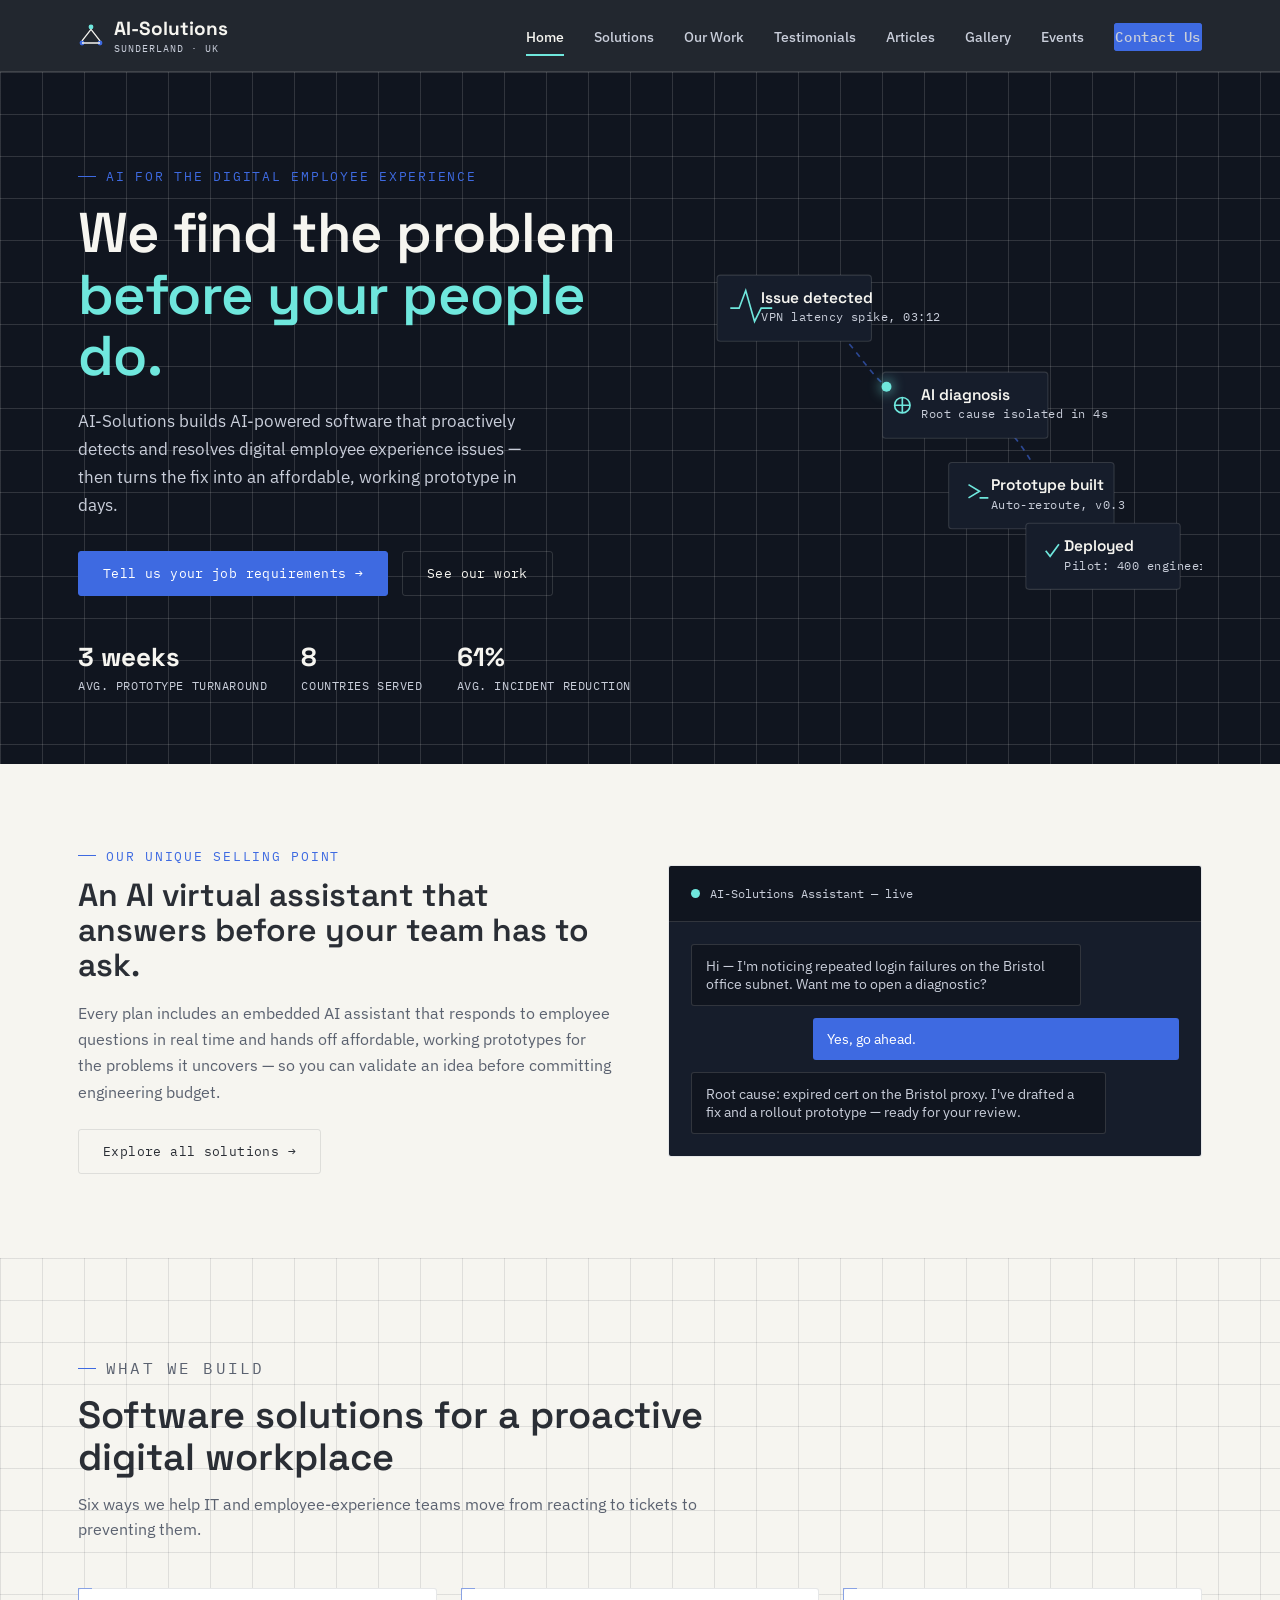
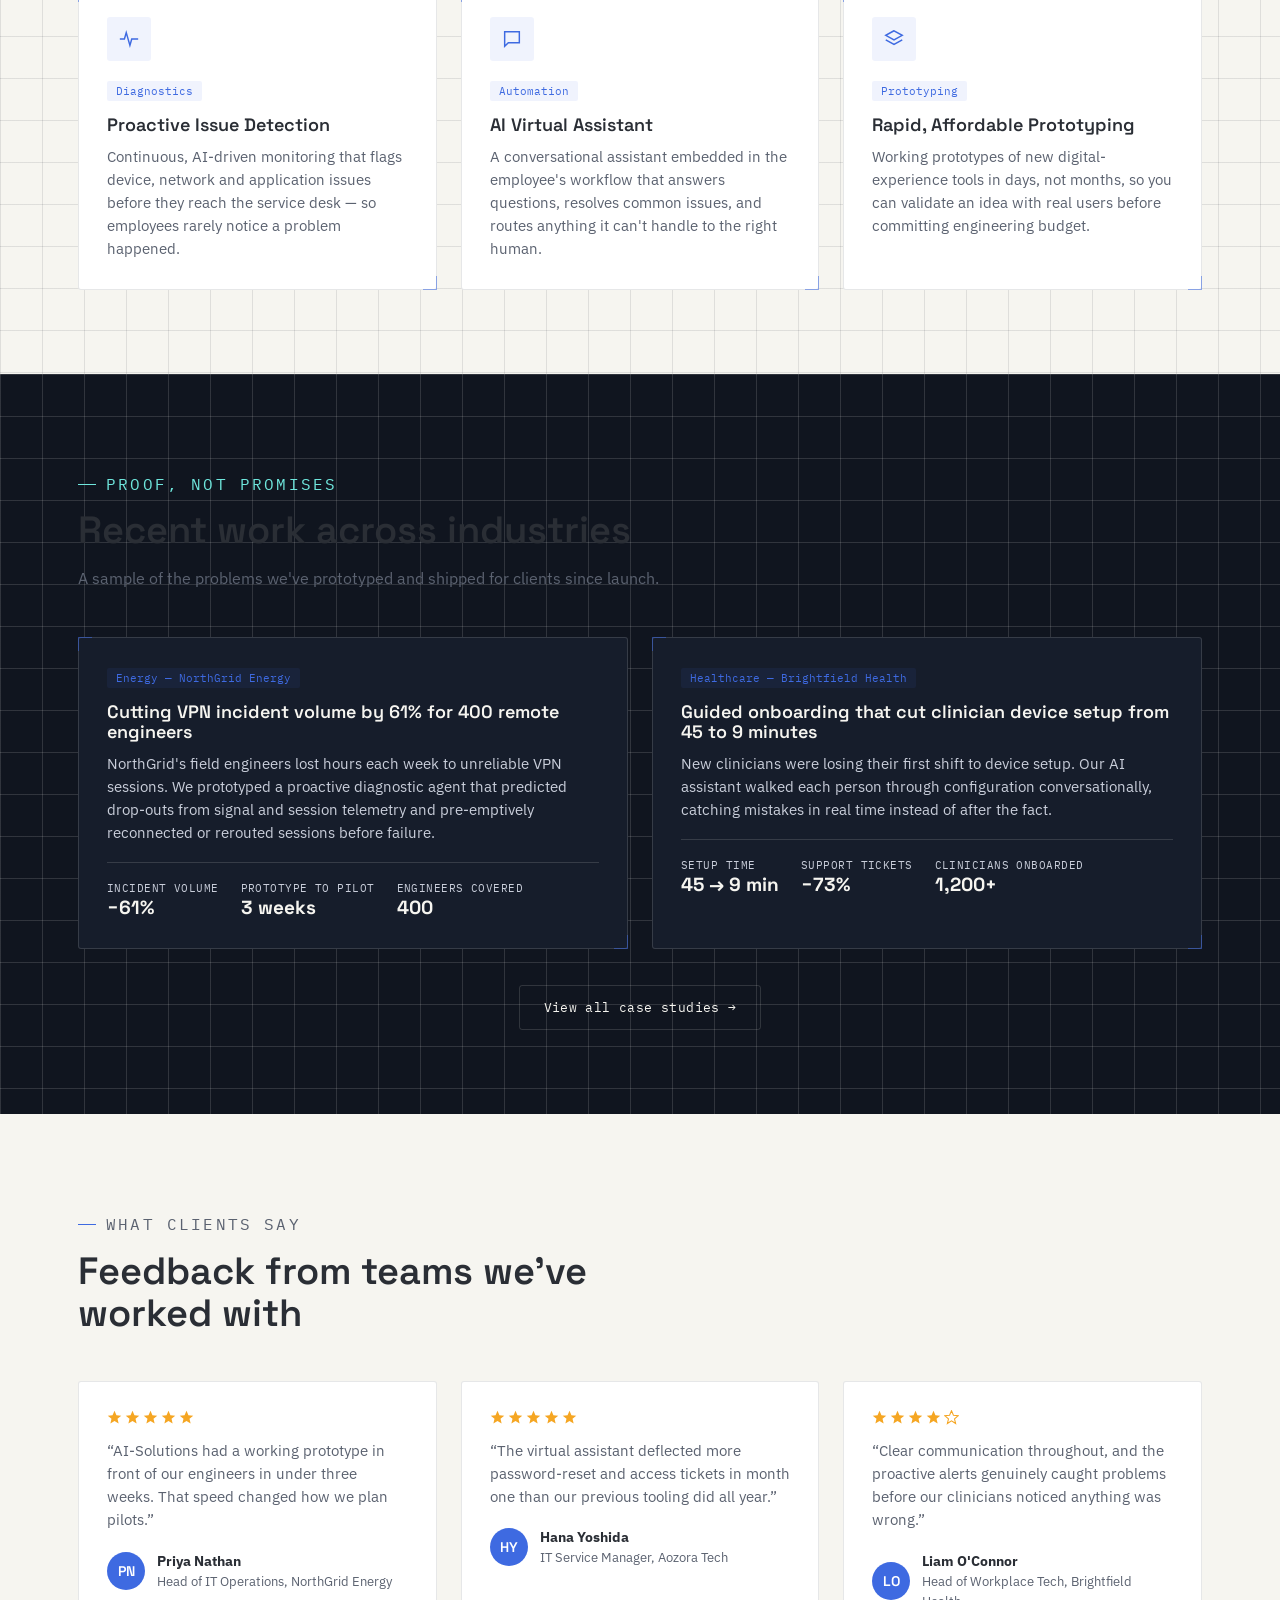
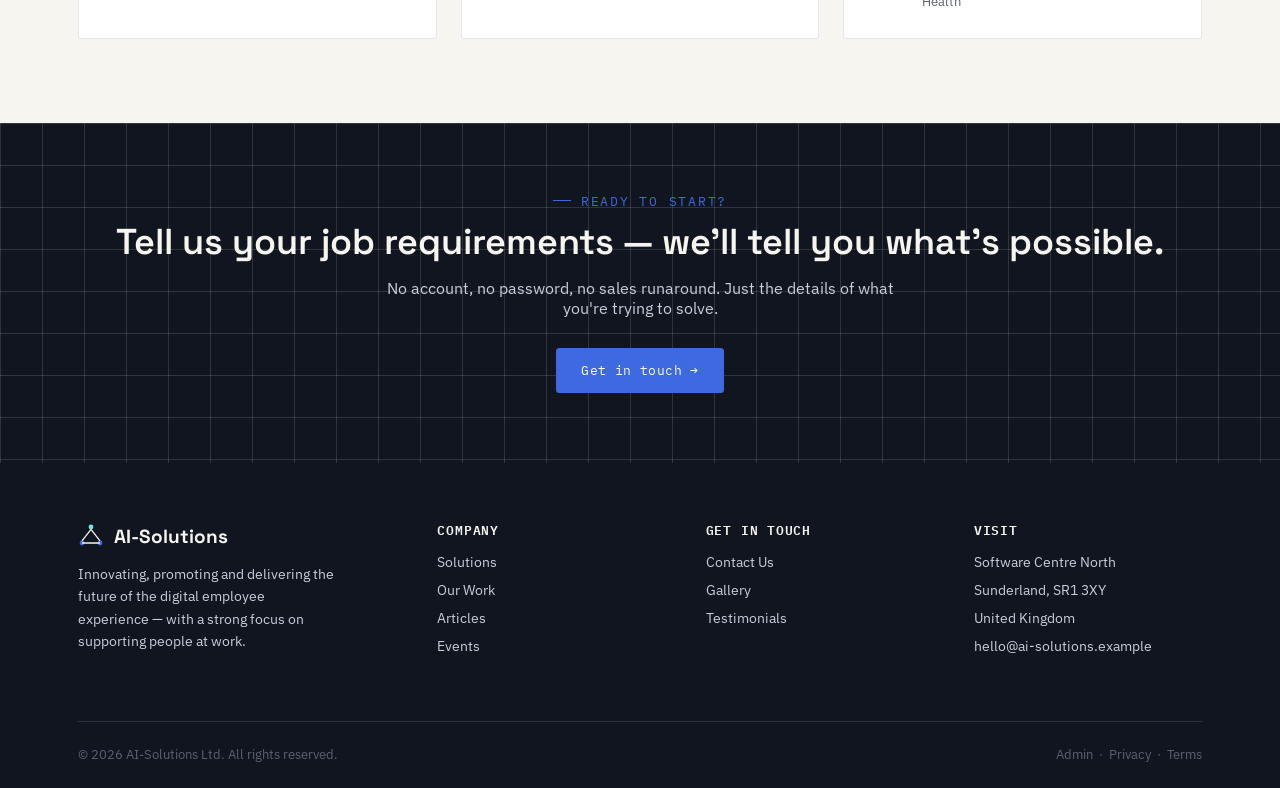
<file: index.html>
<!DOCTYPE html>
<html lang="en">
<head>
<meta charset="UTF-8">
<meta name="viewport" content="width=device-width, initial-scale=1.0">
<title>AI-Solutions — AI-Powered Digital Employee Experience</title>
<meta name="description" content="AI-Solutions builds AI-powered software that proactively fixes digital employee experience issues, with affordable rapid prototyping at its core.">
<link rel="stylesheet" href="css/style.css">
</head>
<body>
<a href="#main" class="skip-link">Skip to content</a>

<!-- ===================== HEADER ===================== -->
<header class="site-header">
  <nav class="nav">
    <a href="index.html" class="brand">
      <svg class="brand-mark" viewBox="0 0 26 26"><circle cx="13" cy="4" r="2.4" fill="#6FE7DD"/><circle cx="4" cy="20" r="2.4" fill="#3E6AE1"/><circle cx="22" cy="20" r="2.4" fill="#3E6AE1"/><path d="M13 6.4 4 17.8 M13 6.4 22 17.8 M4 20h18" stroke="#F6F5F0" stroke-width="1.3" fill="none"/></svg>
      <span>AI-Solutions<small>SUNDERLAND · UK</small></span>
    </a>
    <button class="nav-toggle" aria-label="Toggle navigation" aria-expanded="false">☰</button>
    <ul class="nav-links">
      <li><a href="index.html" class="active">Home</a></li>
      <li><a href="solutions.html">Solutions</a></li>
      <li><a href="work.html">Our Work</a></li>
      <li><a href="testimonials.html">Testimonials</a></li>
      <li><a href="articles.html">Articles</a></li>
      <li><a href="gallery.html">Gallery</a></li>
      <li><a href="events.html">Events</a></li>
      <li><a href="contact.html" class="nav-cta">Contact Us</a></li>
    </ul>
  </nav>
</header>

<main id="main">
<!-- ===================== HERO ===================== -->
<section class="hero blueprint">
  <div class="wrap hero-grid">
    <div>
      <p class="eyebrow on-dark">AI FOR THE DIGITAL EMPLOYEE EXPERIENCE</p>
      <h1>We find the problem <em>before your people do.</em></h1>
      <p class="lead">AI-Solutions builds AI-powered software that proactively detects and resolves digital employee experience issues — then turns the fix into an affordable, working prototype in days.</p>
      <div class="hero-actions">
        <a href="contact.html" class="btn btn-primary">Tell us your job requirements →</a>
        <a href="work.html" class="btn btn-ghost">See our work</a>
      </div>
      <div class="hero-stats">
        <div class="hero-stat"><b>3 weeks</b><span>AVG. PROTOTYPE TURNAROUND</span></div>
        <div class="hero-stat"><b>8</b><span>COUNTRIES SERVED</span></div>
        <div class="hero-stat"><b>61%</b><span>AVG. INCIDENT REDUCTION</span></div>
      </div>
    </div>
    <div>
      <svg class="pipeline" viewBox="0 0 460 340" xmlns="http://www.w3.org/2000/svg" role="img" aria-label="Diagram showing the AI-Solutions pipeline: issue detected, AI diagnosis, prototype generated, deployed">
        <path id="pipelineTrace" class="trace" d="M70 60 C 160 60, 140 150, 230 150 S 300 260, 390 280"/>
        <!-- Node 1 -->
        <rect class="node-box" x="20" y="30" width="140" height="60" rx="3"/>
        <path class="node-icon" d="M32 60h8l6-16 8 28 6-12h10" transform="translate(0,0)"/>
        <text class="node-title" x="60" y="55">Issue detected</text>
        <text class="node-label" x="60" y="72">VPN latency spike, 03:12</text>
        <!-- Node 2 -->
        <rect class="node-box" x="170" y="118" width="150" height="60" rx="3"/>
        <circle class="node-icon" cx="188" cy="148" r="7"/>
        <path class="node-icon" d="M188 141v14M181 148h14"/>
        <text class="node-title" x="205" y="143">AI diagnosis</text>
        <text class="node-label" x="205" y="160">Root cause isolated in 4s</text>
        <!-- Node 3 -->
        <rect class="node-box" x="230" y="200" width="150" height="60" rx="3"/>
        <path class="node-icon" d="M248 220l10 6-10 6M258 232h8" />
        <text class="node-title" x="268" y="225">Prototype built</text>
        <text class="node-label" x="268" y="242">Auto-reroute, v0.3</text>
        <!-- Node 4 -->
        <rect class="node-box" x="300" y="255" width="140" height="60" rx="3"/>
        <path class="node-icon" d="M318 280l4 5 8-11"/>
        <text class="node-title" x="335" y="280">Deployed</text>
        <text class="node-label" x="335" y="297">Pilot: 400 engineers</text>
        <!-- pulse -->
        <circle id="pipelinePulse" class="pulse" r="4.5"/>
      </svg>
    </div>
  </div>
</section>

<!-- ===================== USP: AI ASSISTANT ===================== -->
<section>
  <div class="wrap">
    <div class="grid grid-2" style="align-items:center; gap:56px;">
      <div>
        <p class="eyebrow">OUR UNIQUE SELLING POINT</p>
        <h2 style="font-size:clamp(24px,3vw,32px); margin-top:14px;">An AI virtual assistant that answers before your team has to ask.</h2>
        <p style="color:var(--slate-soft); margin-top:16px; line-height:1.7; font-size:15.5px;">Every plan includes an embedded AI assistant that responds to employee questions in real time and hands off affordable, working prototypes for the problems it uncovers — so you can validate an idea before committing engineering budget.</p>
        <a href="solutions.html" class="btn btn-ghost on-light" style="margin-top:24px;">Explore all solutions →</a>
      </div>
      <div class="card bracket" style="padding:0; overflow:hidden;">
        <div style="background:var(--ink); padding:20px 22px; display:flex; align-items:center; gap:10px; border-bottom:1px solid var(--line);">
          <span style="width:9px;height:9px;border-radius:50%;background:var(--cyan);display:inline-block;"></span>
          <span style="font-family:var(--f-mono); font-size:12px; color:var(--fog);">AI-Solutions Assistant — live</span>
        </div>
        <div style="padding:22px; background:var(--ink-raised);">
          <div style="background:var(--ink); border:1px solid var(--line); border-radius:3px; padding:12px 14px; margin-bottom:12px; max-width:80%; font-size:13.5px; color:var(--fog);">Hi — I'm noticing repeated login failures on the Bristol office subnet. Want me to open a diagnostic?</div>
          <div style="background:var(--signal); border-radius:3px; padding:12px 14px; margin-bottom:12px; max-width:75%; margin-left:auto; font-size:13.5px; color:#fff;">Yes, go ahead.</div>
          <div style="background:var(--ink); border:1px solid var(--line); border-radius:3px; padding:12px 14px; max-width:85%; font-size:13.5px; color:var(--fog);">Root cause: expired cert on the Bristol proxy. I've drafted a fix and a rollout prototype — ready for your review.</div>
        </div>
      </div>
    </div>
  </div>
</section>

<!-- ===================== SOLUTIONS PREVIEW ===================== -->
<section class="blueprint light-grid">
  <div class="wrap">
    <div class="section-head">
      <p class="eyebrow">WHAT WE BUILD</p>
      <h2>Software solutions for a proactive digital workplace</h2>
      <p>Six ways we help IT and employee-experience teams move from reacting to tickets to preventing them.</p>
    </div>
    <div id="solutionsPreview" class="grid grid-3"></div>
  </div>
</section>

<!-- ===================== CASE STUDY PREVIEW ===================== -->
<section class="blueprint">
  <div class="wrap">
    <div class="section-head on-dark">
      <p class="eyebrow">PROOF, NOT PROMISES</p>
      <h2>Recent work across industries</h2>
      <p>A sample of the problems we've prototyped and shipped for clients since launch.</p>
    </div>
    <div id="caseStudyPreview" class="grid grid-2"></div>
    <div style="text-align:center; margin-top:36px;">
      <a href="work.html" class="btn btn-ghost">View all case studies →</a>
    </div>
  </div>
</section>

<!-- ===================== TESTIMONIALS PREVIEW ===================== -->
<section>
  <div class="wrap">
    <div class="section-head">
      <p class="eyebrow">WHAT CLIENTS SAY</p>
      <h2>Feedback from teams we've worked with</h2>
    </div>
    <div id="testimonialsPreview" class="grid grid-3"></div>
  </div>
</section>

<!-- ===================== CTA ===================== -->
<section class="blueprint" style="padding:70px 0;">
  <div class="wrap" style="text-align:center;">
    <p class="eyebrow on-dark" style="justify-content:center;">READY TO START?</p>
    <h2 style="color:var(--paper); margin-top:14px; font-size:clamp(24px,3.4vw,36px);">Tell us your job requirements — we'll tell you what's possible.</h2>
    <p style="color:var(--fog); max-width:52ch; margin:16px auto 30px;">No account, no password, no sales runaround. Just the details of what you're trying to solve.</p>
    <a href="contact.html" class="btn btn-primary">Get in touch →</a>
  </div>
</section>
</main>

<!-- ===================== FOOTER ===================== -->
<footer class="site-footer" id="footer-include"></footer>

<script src="js/data.js"></script>
<script src="js/main.js"></script>
<script src="js/footer.js"></script>
<script>
  renderSolutionCards('solutionsPreview', AISOL_SOLUTIONS.slice(0,3));
  renderCaseStudies('caseStudyPreview', AISOL_CASE_STUDIES.slice(0,2));
  renderTestimonials('testimonialsPreview', AISOL_TESTIMONIALS.slice(0,3));
</script>
</body>
</html>
</file>
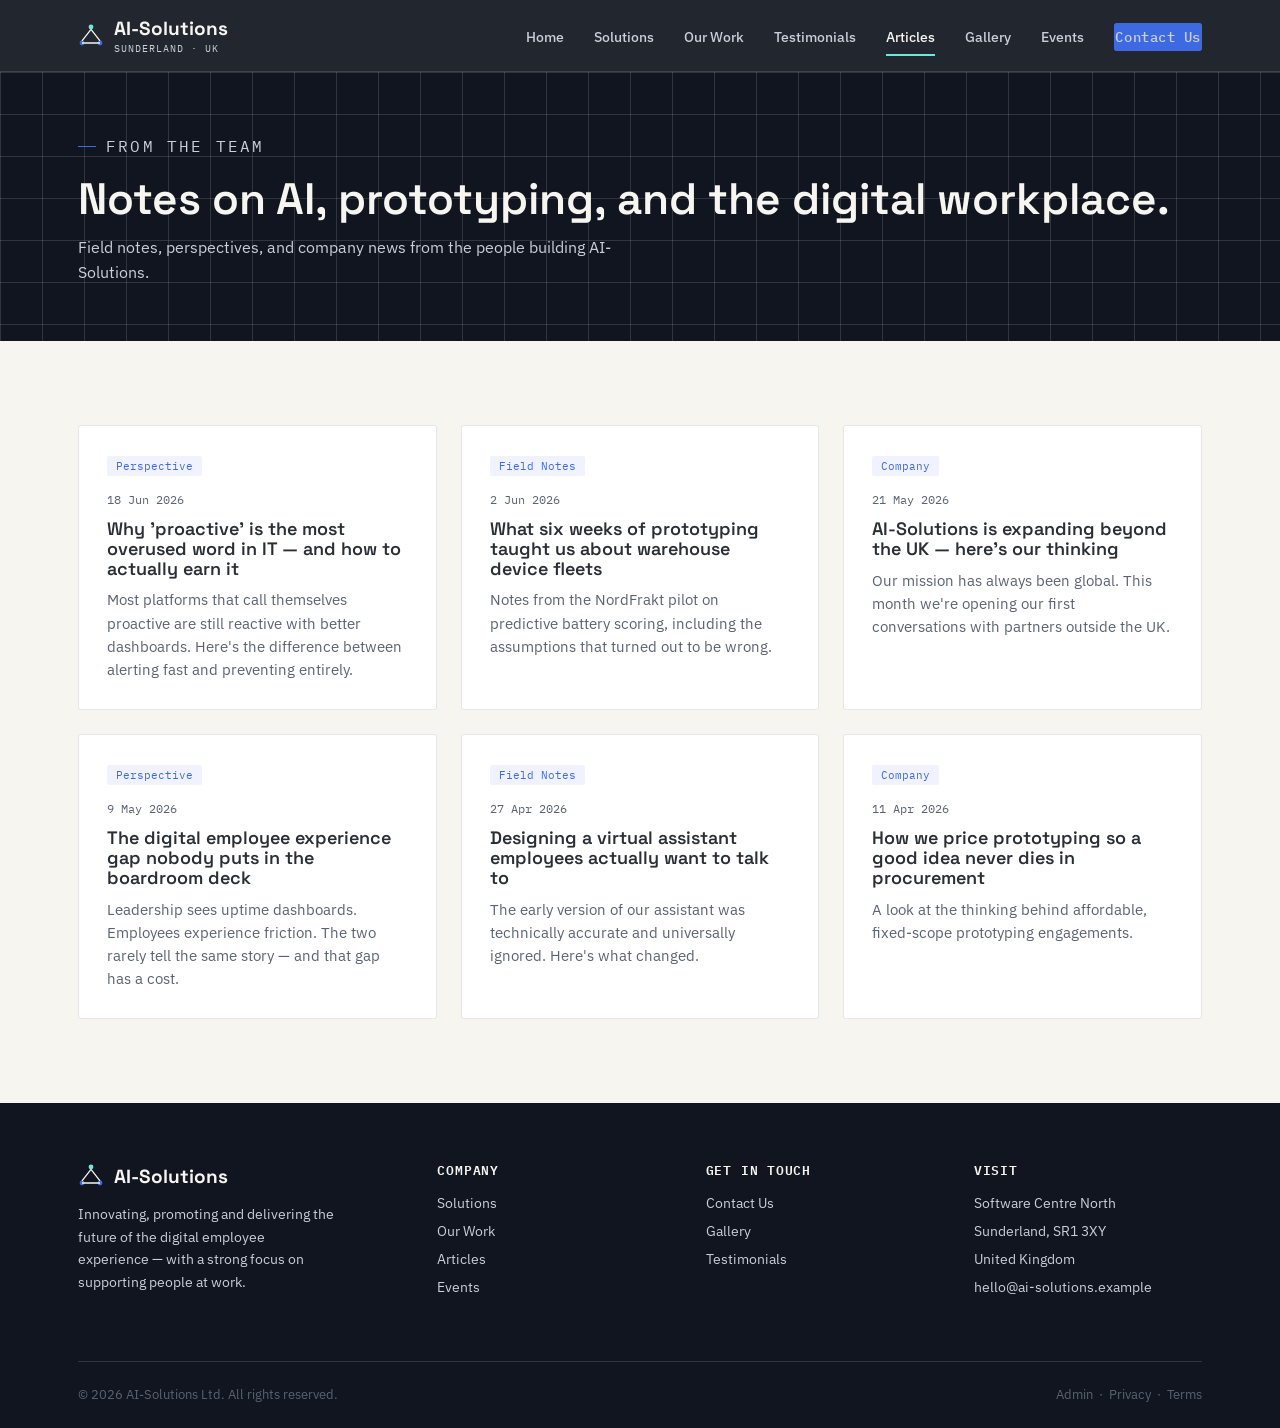
<file: articles.html>
<!DOCTYPE html>
<html lang="en">
<head>
<meta charset="UTF-8">
<meta name="viewport" content="width=device-width, initial-scale=1.0">
<title>Articles — AI-Solutions</title>
<meta name="description" content="Articles and field notes from AI-Solutions on digital employee experience, AI prototyping, and engineering.">
<link rel="stylesheet" href="css/style.css">
</head>
<body>
<a href="#main" class="skip-link">Skip to content</a>
<header class="site-header">
  <nav class="nav">
    <a href="index.html" class="brand">
      <svg class="brand-mark" viewBox="0 0 26 26"><circle cx="13" cy="4" r="2.4" fill="#6FE7DD"/><circle cx="4" cy="20" r="2.4" fill="#3E6AE1"/><circle cx="22" cy="20" r="2.4" fill="#3E6AE1"/><path d="M13 6.4 4 17.8 M13 6.4 22 17.8 M4 20h18" stroke="#F6F5F0" stroke-width="1.3" fill="none"/></svg>
      <span>AI-Solutions<small>SUNDERLAND · UK</small></span>
    </a>
    <button class="nav-toggle" aria-label="Toggle navigation" aria-expanded="false">☰</button>
    <ul class="nav-links">
      <li><a href="index.html">Home</a></li>
      <li><a href="solutions.html">Solutions</a></li>
      <li><a href="work.html">Our Work</a></li>
      <li><a href="testimonials.html">Testimonials</a></li>
      <li><a href="articles.html" class="active">Articles</a></li>
      <li><a href="gallery.html">Gallery</a></li>
      <li><a href="events.html">Events</a></li>
      <li><a href="contact.html" class="nav-cta">Contact Us</a></li>
    </ul>
  </nav>
</header>

<main id="main">
  <section class="page-head blueprint">
    <div class="wrap">
      <p class="eyebrow on-dark">FROM THE TEAM</p>
      <h1>Notes on AI, prototyping, and the digital workplace.</h1>
      <p>Field notes, perspectives, and company news from the people building AI-Solutions.</p>
    </div>
  </section>

  <section>
    <div class="wrap">
      <div id="articlesFull" class="grid grid-3"></div>
    </div>
  </section>
</main>

<footer class="site-footer" id="footer-include"></footer>
<script src="js/data.js"></script>
<script src="js/main.js"></script>
<script src="js/footer.js"></script>
<script>renderArticles('articlesFull', AISOL_ARTICLES);</script>
</body>
</html>
</file>
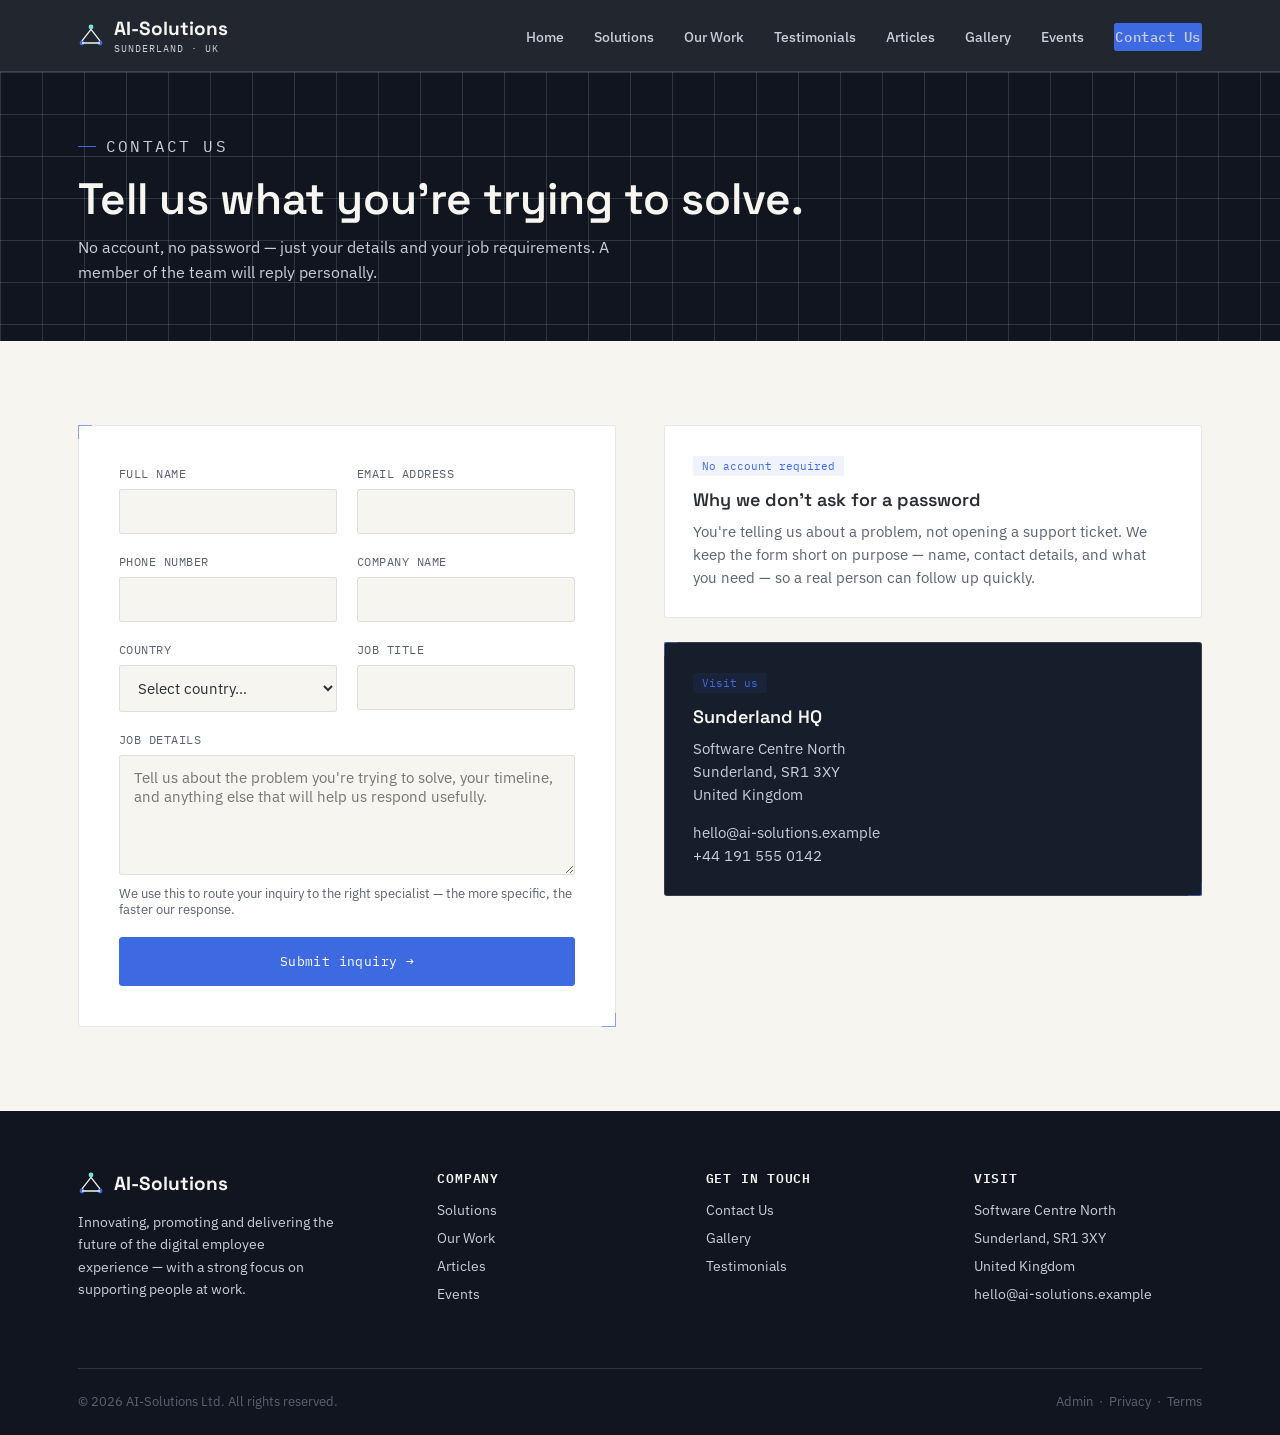
<file: contact.html>
<!DOCTYPE html>
<html lang="en">
<head>
<meta charset="UTF-8">
<meta name="viewport" content="width=device-width, initial-scale=1.0">
<title>Contact Us — AI-Solutions</title>
<meta name="description" content="Tell AI-Solutions about your job requirements. No account or password needed.">
<link rel="stylesheet" href="css/style.css">
</head>
<body>
<a href="#main" class="skip-link">Skip to content</a>
<header class="site-header">
  <nav class="nav">
    <a href="index.html" class="brand">
      <svg class="brand-mark" viewBox="0 0 26 26"><circle cx="13" cy="4" r="2.4" fill="#6FE7DD"/><circle cx="4" cy="20" r="2.4" fill="#3E6AE1"/><circle cx="22" cy="20" r="2.4" fill="#3E6AE1"/><path d="M13 6.4 4 17.8 M13 6.4 22 17.8 M4 20h18" stroke="#F6F5F0" stroke-width="1.3" fill="none"/></svg>
      <span>AI-Solutions<small>SUNDERLAND · UK</small></span>
    </a>
    <button class="nav-toggle" aria-label="Toggle navigation" aria-expanded="false">☰</button>
    <ul class="nav-links">
      <li><a href="index.html">Home</a></li>
      <li><a href="solutions.html">Solutions</a></li>
      <li><a href="work.html">Our Work</a></li>
      <li><a href="testimonials.html">Testimonials</a></li>
      <li><a href="articles.html">Articles</a></li>
      <li><a href="gallery.html">Gallery</a></li>
      <li><a href="events.html">Events</a></li>
      <li><a href="contact.html" class="nav-cta">Contact Us</a></li>
    </ul>
  </nav>
</header>

<main id="main">
  <section class="page-head blueprint">
    <div class="wrap">
      <p class="eyebrow on-dark">CONTACT US</p>
      <h1>Tell us what you're trying to solve.</h1>
      <p>No account, no password — just your details and your job requirements. A member of the team will reply personally.</p>
    </div>
  </section>

  <section>
    <div class="wrap">
      <div class="grid grid-2" style="gap:48px; align-items:flex-start;">

        <div class="form-panel bracket">
          <div id="formSuccess" class="form-success" role="status">
            <svg width="20" height="20" viewBox="0 0 24 24" fill="none" stroke="#1f6b45" stroke-width="2" style="flex-shrink:0;"><path d="M20 6 9 17l-5-5"/></svg>
            <div>
              <b>Thanks — your inquiry has been received.</b><br>
              A member of the AI-Solutions team will get back to you within two working days.
            </div>
          </div>

          <form id="contactForm" novalidate>
            <div class="form-row">
              <div class="field">
                <label for="fullName">Full name</label>
                <input type="text" id="fullName" name="fullName" autocomplete="name" required>
                <p class="err">Enter your full name.</p>
              </div>
              <div class="field">
                <label for="email">Email address</label>
                <input type="email" id="email" name="email" autocomplete="email" required>
                <p class="err">Enter a valid email address.</p>
              </div>
            </div>

            <div class="form-row">
              <div class="field">
                <label for="phone">Phone number</label>
                <input type="tel" id="phone" name="phone" autocomplete="tel" required>
                <p class="err">Enter a valid phone number.</p>
              </div>
              <div class="field">
                <label for="company">Company name</label>
                <input type="text" id="company" name="company" autocomplete="organization" required>
                <p class="err">Enter your company name.</p>
              </div>
            </div>

            <div class="form-row">
              <div class="field">
                <label for="country">Country</label>
                <select id="country" name="country" required>
                  <option value="">Select country…</option>
                  <option>United Kingdom</option>
                  <option>Ireland</option>
                  <option>United States</option>
                  <option>Canada</option>
                  <option>Portugal</option>
                  <option>Sweden</option>
                  <option>Kenya</option>
                  <option>Japan</option>
                  <option>Australia</option>
                  <option>Other</option>
                </select>
                <p class="err">Select your country.</p>
              </div>
              <div class="field">
                <label for="jobTitle">Job title</label>
                <input type="text" id="jobTitle" name="jobTitle" autocomplete="organization-title" required>
                <p class="err">Enter your job title.</p>
              </div>
            </div>

            <div class="field">
              <label for="details">Job details</label>
              <textarea id="details" name="details" placeholder="Tell us about the problem you're trying to solve, your timeline, and anything else that will help us respond usefully." required></textarea>
              <p class="err">Add a little more detail (15+ characters) so we can route this properly.</p>
              <p class="form-note">We use this to route your inquiry to the right specialist — the more specific, the faster our response.</p>
            </div>

            <button type="submit" class="btn btn-primary" style="width:100%; justify-content:center; padding:15px;">Submit inquiry →</button>
          </form>
        </div>

        <div>
          <div class="card" style="margin-bottom:24px;">
            <span class="tag">No account required</span>
            <h3>Why we don't ask for a password</h3>
            <p>You're telling us about a problem, not opening a support ticket. We keep the form short on purpose — name, contact details, and what you need — so a real person can follow up quickly.</p>
          </div>
          <div class="card-dark card bracket on-dark">
            <span class="tag">Visit us</span>
            <h3 style="color:var(--paper);">Sunderland HQ</h3>
            <p style="margin-bottom:14px;">Software Centre North<br>Sunderland, SR1 3XY<br>United Kingdom</p>
            <p style="color:var(--fog);">hello@ai-solutions.example<br>+44 191 555 0142</p>
          </div>
        </div>

      </div>
    </div>
  </section>
</main>

<footer class="site-footer" id="footer-include"></footer>
<script src="js/data.js"></script>
<script src="js/main.js"></script>
<script src="js/footer.js"></script>
</body>
</html>
</file>
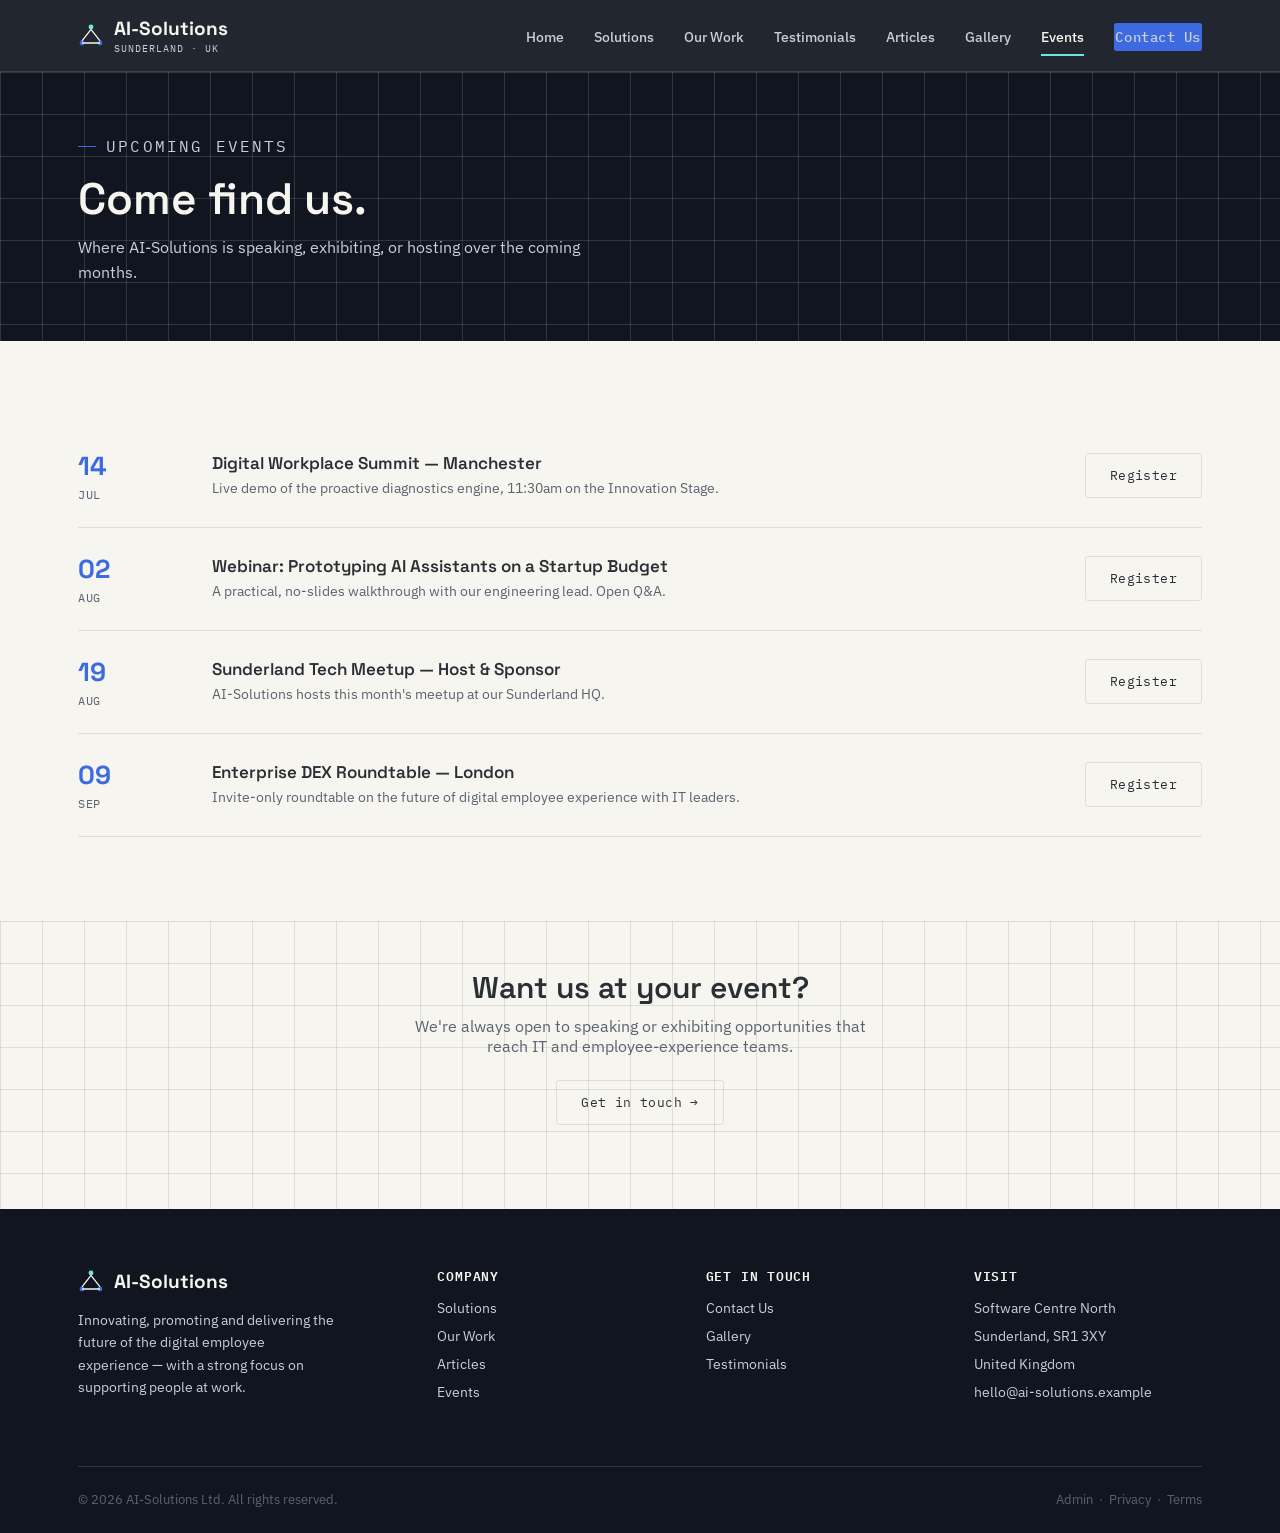
<file: events.html>
<!DOCTYPE html>
<html lang="en">
<head>
<meta charset="UTF-8">
<meta name="viewport" content="width=device-width, initial-scale=1.0">
<title>Events — AI-Solutions</title>
<meta name="description" content="Upcoming events, webinars and meetups hosted or sponsored by AI-Solutions.">
<link rel="stylesheet" href="css/style.css">
</head>
<body>
<a href="#main" class="skip-link">Skip to content</a>
<header class="site-header">
  <nav class="nav">
    <a href="index.html" class="brand">
      <svg class="brand-mark" viewBox="0 0 26 26"><circle cx="13" cy="4" r="2.4" fill="#6FE7DD"/><circle cx="4" cy="20" r="2.4" fill="#3E6AE1"/><circle cx="22" cy="20" r="2.4" fill="#3E6AE1"/><path d="M13 6.4 4 17.8 M13 6.4 22 17.8 M4 20h18" stroke="#F6F5F0" stroke-width="1.3" fill="none"/></svg>
      <span>AI-Solutions<small>SUNDERLAND · UK</small></span>
    </a>
    <button class="nav-toggle" aria-label="Toggle navigation" aria-expanded="false">☰</button>
    <ul class="nav-links">
      <li><a href="index.html">Home</a></li>
      <li><a href="solutions.html">Solutions</a></li>
      <li><a href="work.html">Our Work</a></li>
      <li><a href="testimonials.html">Testimonials</a></li>
      <li><a href="articles.html">Articles</a></li>
      <li><a href="gallery.html">Gallery</a></li>
      <li><a href="events.html" class="active">Events</a></li>
      <li><a href="contact.html" class="nav-cta">Contact Us</a></li>
    </ul>
  </nav>
</header>

<main id="main">
  <section class="page-head blueprint">
    <div class="wrap">
      <p class="eyebrow on-dark">UPCOMING EVENTS</p>
      <h1>Come find us.</h1>
      <p>Where AI-Solutions is speaking, exhibiting, or hosting over the coming months.</p>
    </div>
  </section>

  <section>
    <div class="wrap">
      <div id="eventsFull"></div>
    </div>
  </section>

  <section class="blueprint light-grid" style="padding-top:50px;">
    <div class="wrap" style="text-align:center;">
      <h2 style="font-size:clamp(22px,3vw,30px);">Want us at your event?</h2>
      <p style="color:var(--slate-soft); margin:12px auto 24px; max-width:48ch;">We're always open to speaking or exhibiting opportunities that reach IT and employee-experience teams.</p>
      <a href="contact.html" class="btn btn-ghost on-light" style="display:inline-flex;">Get in touch →</a>
    </div>
  </section>
</main>

<footer class="site-footer" id="footer-include"></footer>
<script src="js/data.js"></script>
<script src="js/main.js"></script>
<script src="js/footer.js"></script>
<script>renderEvents('eventsFull', AISOL_EVENTS);</script>
</body>
</html>
</file>
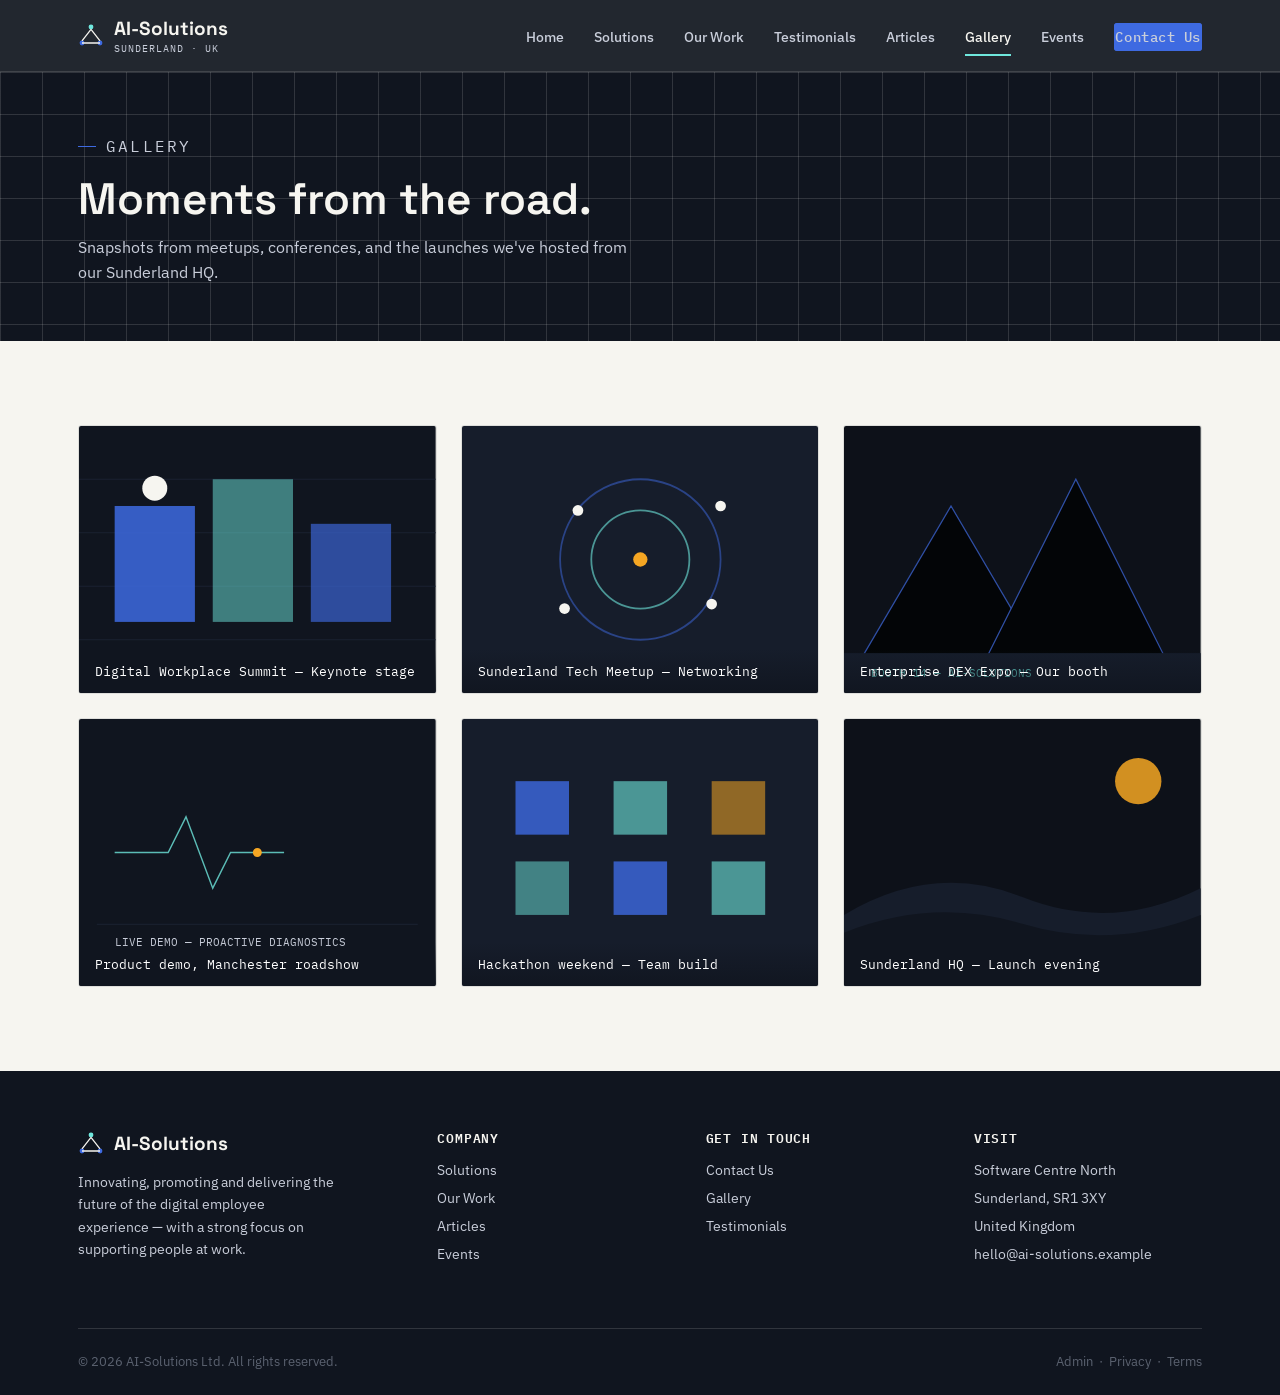
<file: gallery.html>
<!DOCTYPE html>
<html lang="en">
<head>
<meta charset="UTF-8">
<meta name="viewport" content="width=device-width, initial-scale=1.0">
<title>Gallery — AI-Solutions</title>
<meta name="description" content="Photo gallery of AI-Solutions promotional events and meetups.">
<link rel="stylesheet" href="css/style.css">
</head>
<body>
<a href="#main" class="skip-link">Skip to content</a>
<header class="site-header">
  <nav class="nav">
    <a href="index.html" class="brand">
      <svg class="brand-mark" viewBox="0 0 26 26"><circle cx="13" cy="4" r="2.4" fill="#6FE7DD"/><circle cx="4" cy="20" r="2.4" fill="#3E6AE1"/><circle cx="22" cy="20" r="2.4" fill="#3E6AE1"/><path d="M13 6.4 4 17.8 M13 6.4 22 17.8 M4 20h18" stroke="#F6F5F0" stroke-width="1.3" fill="none"/></svg>
      <span>AI-Solutions<small>SUNDERLAND · UK</small></span>
    </a>
    <button class="nav-toggle" aria-label="Toggle navigation" aria-expanded="false">☰</button>
    <ul class="nav-links">
      <li><a href="index.html">Home</a></li>
      <li><a href="solutions.html">Solutions</a></li>
      <li><a href="work.html">Our Work</a></li>
      <li><a href="testimonials.html">Testimonials</a></li>
      <li><a href="articles.html">Articles</a></li>
      <li><a href="gallery.html" class="active">Gallery</a></li>
      <li><a href="events.html">Events</a></li>
      <li><a href="contact.html" class="nav-cta">Contact Us</a></li>
    </ul>
  </nav>
</header>

<main id="main">
  <section class="page-head blueprint">
    <div class="wrap">
      <p class="eyebrow on-dark">GALLERY</p>
      <h1>Moments from the road.</h1>
      <p>Snapshots from meetups, conferences, and the launches we've hosted from our Sunderland HQ.</p>
    </div>
  </section>

  <section>
    <div class="wrap">
      <div class="grid grid-3">

        <div class="gallery-item">
          <svg viewBox="0 0 400 300" preserveAspectRatio="xMidYMid slice"><rect width="400" height="300" fill="#10151F"/><g stroke="#1B2333" stroke-width="1"><line x1="0" y1="60" x2="400" y2="60"/><line x1="0" y1="120" x2="400" y2="120"/><line x1="0" y1="180" x2="400" y2="180"/><line x1="0" y1="240" x2="400" y2="240"/></g><rect x="40" y="90" width="90" height="130" fill="#3E6AE1" opacity="0.85"/><rect x="150" y="60" width="90" height="160" fill="#6FE7DD" opacity="0.5"/><rect x="260" y="110" width="90" height="110" fill="#3E6AE1" opacity="0.65"/><circle cx="85" cy="70" r="14" fill="#F6F5F0"/></svg>
          <div class="gallery-cap">Digital Workplace Summit — Keynote stage</div>
        </div>

        <div class="gallery-item">
          <svg viewBox="0 0 400 300" preserveAspectRatio="xMidYMid slice"><rect width="400" height="300" fill="#161D2B"/><circle cx="200" cy="150" r="90" fill="none" stroke="#3E6AE1" stroke-width="2" opacity="0.5"/><circle cx="200" cy="150" r="55" fill="none" stroke="#6FE7DD" stroke-width="2" opacity="0.6"/><circle cx="200" cy="150" r="8" fill="#F5A623"/><circle cx="130" cy="95" r="6" fill="#F6F5F0"/><circle cx="280" cy="200" r="6" fill="#F6F5F0"/><circle cx="290" cy="90" r="6" fill="#F6F5F0"/><circle cx="115" cy="205" r="6" fill="#F6F5F0"/></svg>
          <div class="gallery-cap">Sunderland Tech Meetup — Networking</div>
        </div>

        <div class="gallery-item">
          <svg viewBox="0 0 400 300" preserveAspectRatio="xMidYMid slice"><rect width="400" height="300" fill="#0D1119"/><g stroke="#3E6AE1" stroke-width="1.4" opacity="0.7"><path d="M20 260 L120 90 L220 260 Z"/><path d="M160 260 L260 60 L360 260 Z"/></g><rect x="0" y="255" width="400" height="45" fill="#161D2B"/><text x="30" y="282" font-family="IBM Plex Mono" font-size="12" fill="#6FE7DD">BOOTH 14 — AI-SOLUTIONS</text></svg>
          <div class="gallery-cap">Enterprise DEX Expo — Our booth</div>
        </div>

        <div class="gallery-item">
          <svg viewBox="0 0 400 300" preserveAspectRatio="xMidYMid slice"><rect width="400" height="300" fill="#10151F"/><g fill="none" stroke="#6FE7DD" stroke-width="1.6" opacity="0.8"><path d="M40 150h60l20-40 30 80 20-40h60"/></g><circle cx="200" cy="150" r="5" fill="#F5A623"/><rect x="20" y="230" width="360" height="1" fill="#1B2333"/><text x="40" y="255" font-family="IBM Plex Mono" font-size="12" fill="#C9CEDA">LIVE DEMO — PROACTIVE DIAGNOSTICS</text></svg>
          <div class="gallery-cap">Product demo, Manchester roadshow</div>
        </div>

        <div class="gallery-item">
          <svg viewBox="0 0 400 300" preserveAspectRatio="xMidYMid slice"><rect width="400" height="300" fill="#161D2B"/><g><rect x="60" y="70" width="60" height="60" fill="#3E6AE1" opacity="0.8"/><rect x="170" y="70" width="60" height="60" fill="#6FE7DD" opacity="0.6"/><rect x="280" y="70" width="60" height="60" fill="#F5A623" opacity="0.55"/><rect x="60" y="160" width="60" height="60" fill="#6FE7DD" opacity="0.5"/><rect x="170" y="160" width="60" height="60" fill="#3E6AE1" opacity="0.8"/><rect x="280" y="160" width="60" height="60" fill="#6FE7DD" opacity="0.6"/></g></svg>
          <div class="gallery-cap">Hackathon weekend — Team build</div>
        </div>

        <div class="gallery-item">
          <svg viewBox="0 0 400 300" preserveAspectRatio="xMidYMid slice"><rect width="400" height="300" fill="#0D1119"/><path d="M0 220 Q100 160 200 200 T400 190 V300 H0 Z" fill="#161D2B"/><path d="M0 240 Q100 200 200 230 T400 220 V300 H0 Z" fill="#10151F"/><circle cx="330" cy="70" r="26" fill="#F5A623" opacity="0.85"/></svg>
          <div class="gallery-cap">Sunderland HQ — Launch evening</div>
        </div>

      </div>
    </div>
  </section>
</main>

<footer class="site-footer" id="footer-include"></footer>
<script src="js/data.js"></script>
<script src="js/main.js"></script>
<script src="js/footer.js"></script>
</body>
</html>
</file>
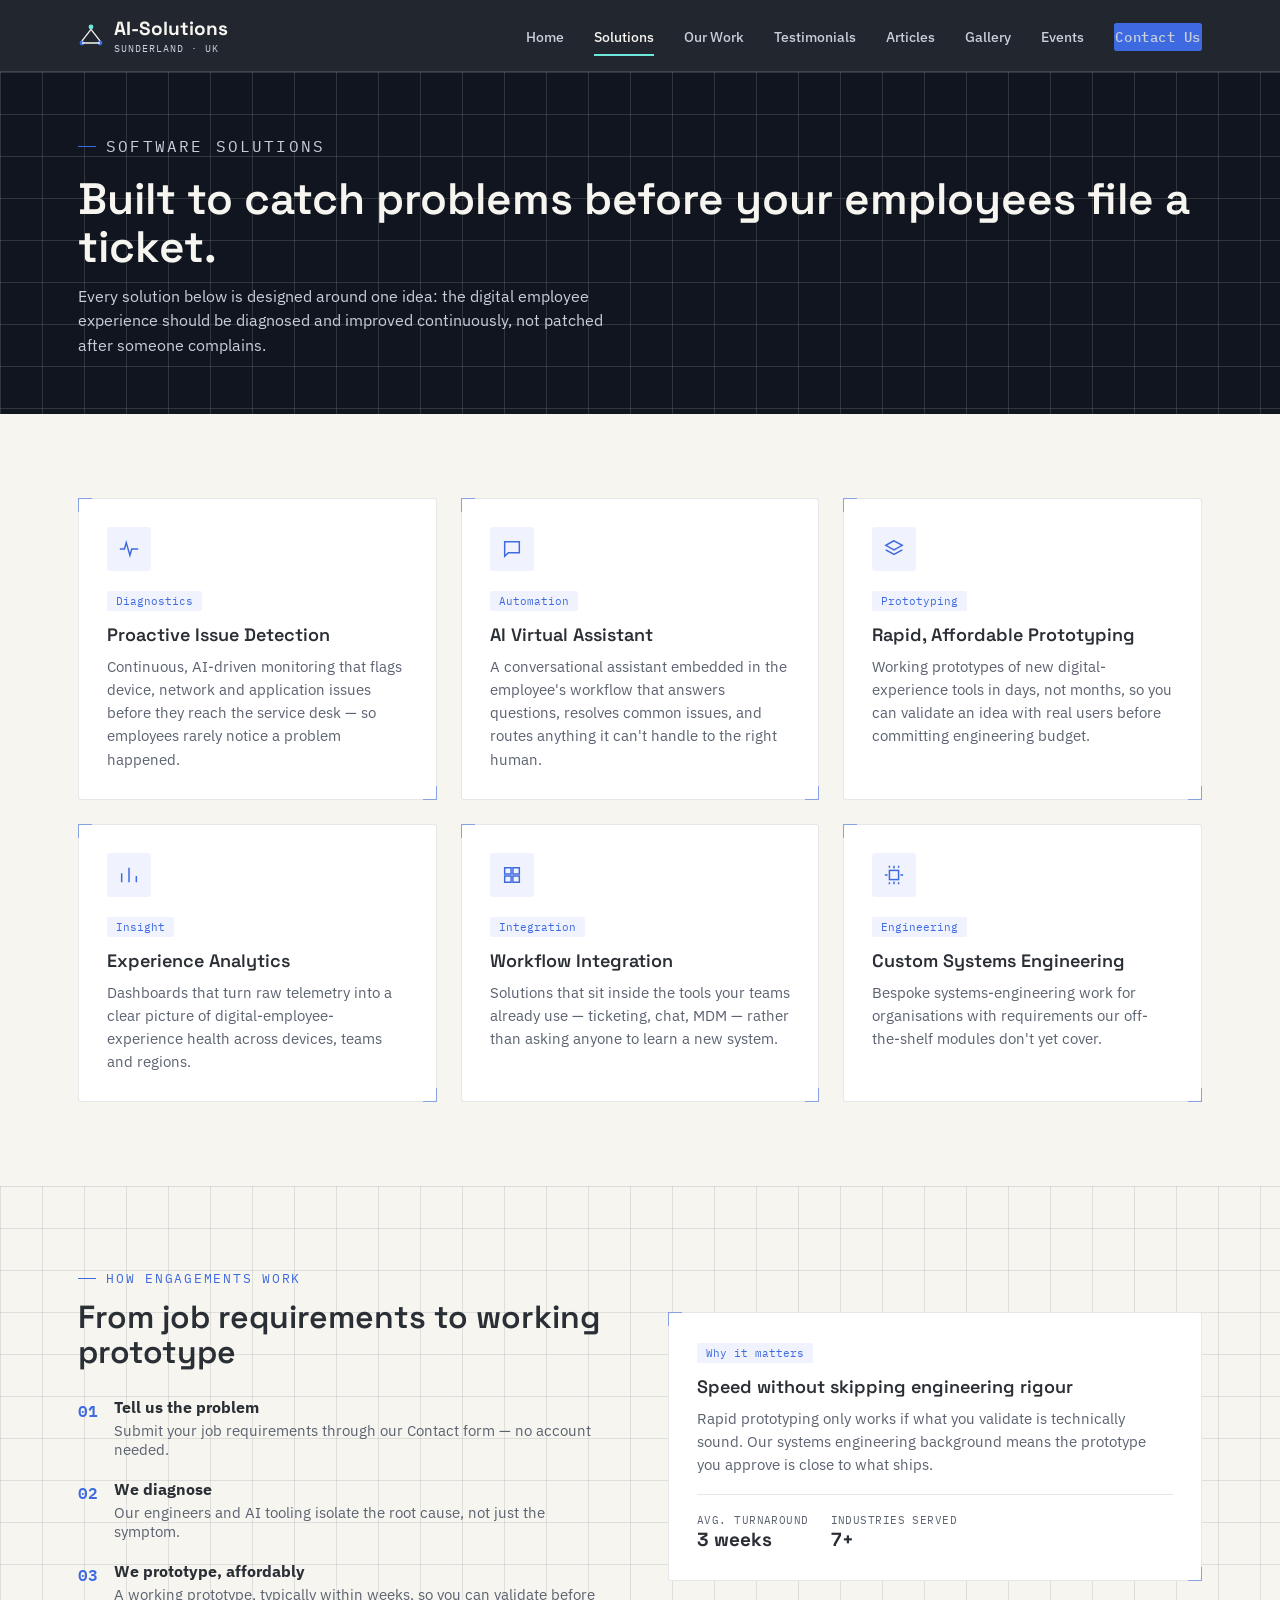
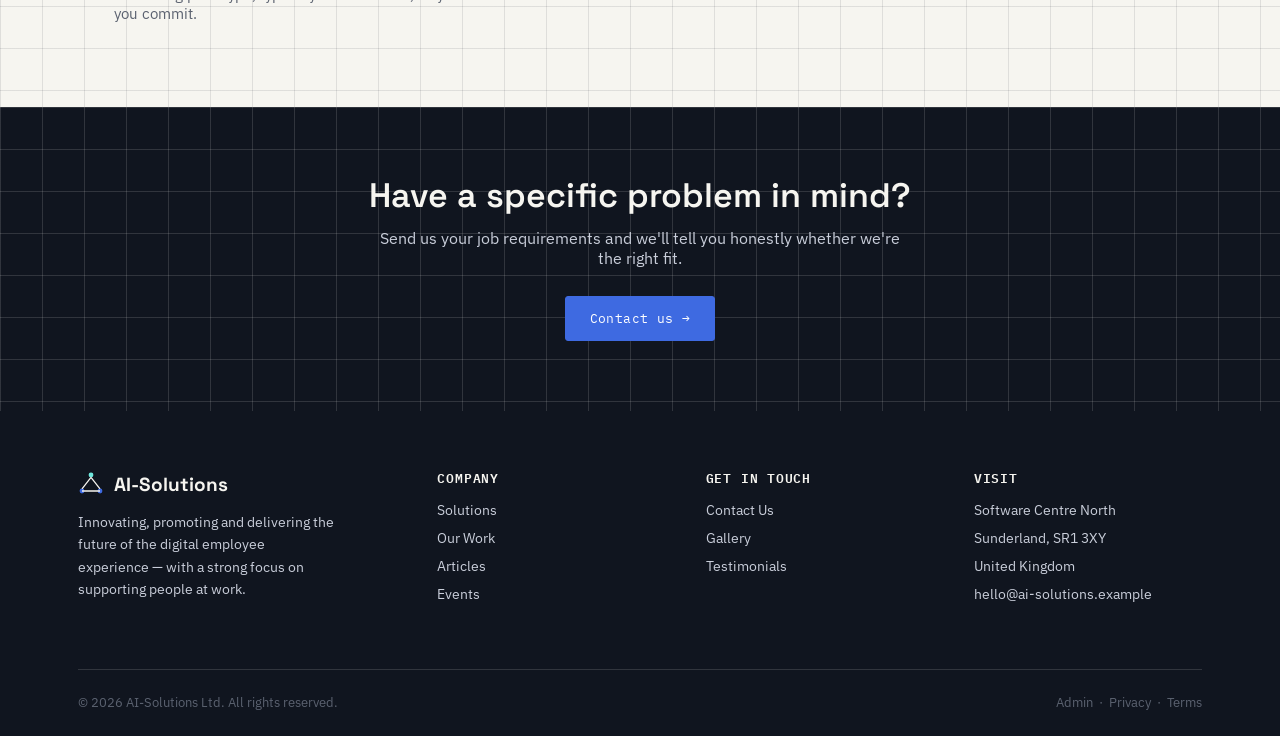
<file: solutions.html>
<!DOCTYPE html>
<html lang="en">
<head>
<meta charset="UTF-8">
<meta name="viewport" content="width=device-width, initial-scale=1.0">
<title>Solutions — AI-Solutions</title>
<meta name="description" content="Explore the AI-powered software solutions AI-Solutions offers for the digital employee experience.">
<link rel="stylesheet" href="css/style.css">
</head>
<body>
<a href="#main" class="skip-link">Skip to content</a>
<header class="site-header">
  <nav class="nav">
    <a href="index.html" class="brand">
      <svg class="brand-mark" viewBox="0 0 26 26"><circle cx="13" cy="4" r="2.4" fill="#6FE7DD"/><circle cx="4" cy="20" r="2.4" fill="#3E6AE1"/><circle cx="22" cy="20" r="2.4" fill="#3E6AE1"/><path d="M13 6.4 4 17.8 M13 6.4 22 17.8 M4 20h18" stroke="#F6F5F0" stroke-width="1.3" fill="none"/></svg>
      <span>AI-Solutions<small>SUNDERLAND · UK</small></span>
    </a>
    <button class="nav-toggle" aria-label="Toggle navigation" aria-expanded="false">☰</button>
    <ul class="nav-links">
      <li><a href="index.html">Home</a></li>
      <li><a href="solutions.html" class="active">Solutions</a></li>
      <li><a href="work.html">Our Work</a></li>
      <li><a href="testimonials.html">Testimonials</a></li>
      <li><a href="articles.html">Articles</a></li>
      <li><a href="gallery.html">Gallery</a></li>
      <li><a href="events.html">Events</a></li>
      <li><a href="contact.html" class="nav-cta">Contact Us</a></li>
    </ul>
  </nav>
</header>

<main id="main">
  <section class="page-head blueprint">
    <div class="wrap">
      <p class="eyebrow on-dark">SOFTWARE SOLUTIONS</p>
      <h1>Built to catch problems before your employees file a ticket.</h1>
      <p>Every solution below is designed around one idea: the digital employee experience should be diagnosed and improved continuously, not patched after someone complains.</p>
    </div>
  </section>

  <section>
    <div class="wrap">
      <div id="solutionsFull" class="grid grid-3"></div>
    </div>
  </section>

  <section class="blueprint light-grid">
    <div class="wrap">
      <div class="grid grid-2" style="align-items:center; gap:56px;">
        <div>
          <p class="eyebrow">HOW ENGAGEMENTS WORK</p>
          <h2 style="font-size:clamp(24px,3vw,32px); margin-top:14px;">From job requirements to working prototype</h2>
          <div style="margin-top:26px; display:flex; flex-direction:column; gap:20px;">
            <div style="display:flex; gap:16px;"><span style="font-family:var(--f-mono); color:var(--signal); font-weight:600;">01</span><div><b>Tell us the problem</b><p style="color:var(--slate-soft); font-size:14.5px; margin-top:4px;">Submit your job requirements through our Contact form — no account needed.</p></div></div>
            <div style="display:flex; gap:16px;"><span style="font-family:var(--f-mono); color:var(--signal); font-weight:600;">02</span><div><b>We diagnose</b><p style="color:var(--slate-soft); font-size:14.5px; margin-top:4px;">Our engineers and AI tooling isolate the root cause, not just the symptom.</p></div></div>
            <div style="display:flex; gap:16px;"><span style="font-family:var(--f-mono); color:var(--signal); font-weight:600;">03</span><div><b>We prototype, affordably</b><p style="color:var(--slate-soft); font-size:14.5px; margin-top:4px;">A working prototype, typically within weeks, so you can validate before you commit.</p></div></div>
          </div>
        </div>
        <div class="card bracket">
          <span class="tag">Why it matters</span>
          <h3>Speed without skipping engineering rigour</h3>
          <p>Rapid prototyping only works if what you validate is technically sound. Our systems engineering background means the prototype you approve is close to what ships.</p>
          <div class="meta-row">
            <div><span>Avg. turnaround</span><b>3 weeks</b></div>
            <div><span>Industries served</span><b>7+</b></div>
          </div>
        </div>
      </div>
    </div>
  </section>

  <section class="blueprint" style="padding:70px 0;">
    <div class="wrap" style="text-align:center;">
      <h2 style="color:var(--paper); font-size:clamp(24px,3.4vw,34px);">Have a specific problem in mind?</h2>
      <p style="color:var(--fog); max-width:52ch; margin:14px auto 28px;">Send us your job requirements and we'll tell you honestly whether we're the right fit.</p>
      <a href="contact.html" class="btn btn-primary">Contact us →</a>
    </div>
  </section>
</main>

<footer class="site-footer" id="footer-include"></footer>
<script src="js/data.js"></script>
<script src="js/main.js"></script>
<script src="js/footer.js"></script>
<script>renderSolutionCards('solutionsFull', AISOL_SOLUTIONS);</script>
</body>
</html>
</file>
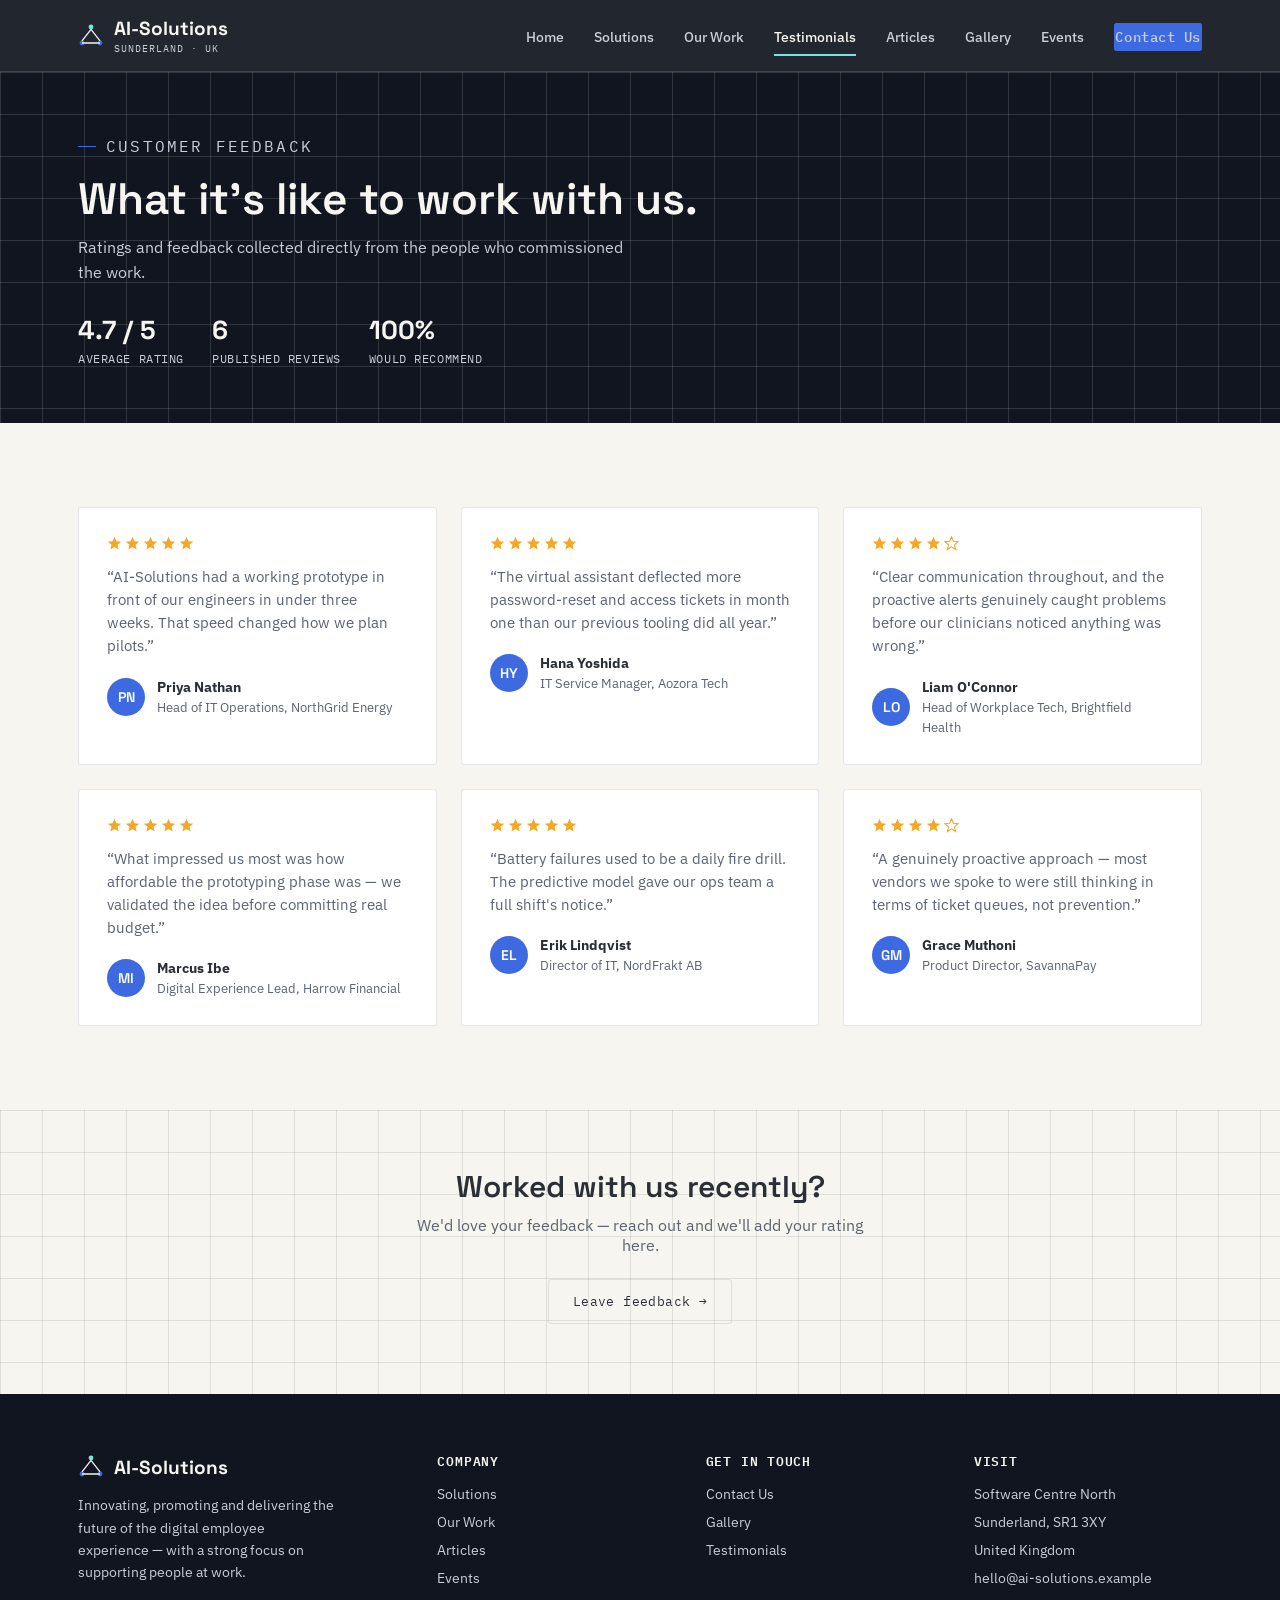
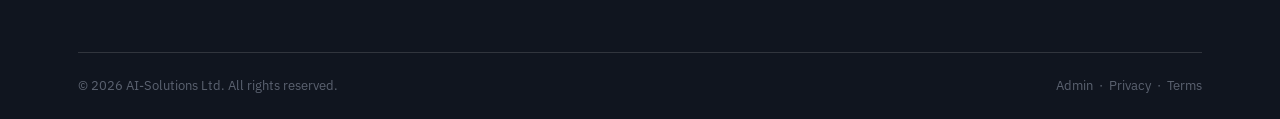
<file: testimonials.html>
<!DOCTYPE html>
<html lang="en">
<head>
<meta charset="UTF-8">
<meta name="viewport" content="width=device-width, initial-scale=1.0">
<title>Testimonials — AI-Solutions</title>
<meta name="description" content="Customer feedback and ratings for AI-Solutions.">
<link rel="stylesheet" href="css/style.css">
</head>
<body>
<a href="#main" class="skip-link">Skip to content</a>
<header class="site-header">
  <nav class="nav">
    <a href="index.html" class="brand">
      <svg class="brand-mark" viewBox="0 0 26 26"><circle cx="13" cy="4" r="2.4" fill="#6FE7DD"/><circle cx="4" cy="20" r="2.4" fill="#3E6AE1"/><circle cx="22" cy="20" r="2.4" fill="#3E6AE1"/><path d="M13 6.4 4 17.8 M13 6.4 22 17.8 M4 20h18" stroke="#F6F5F0" stroke-width="1.3" fill="none"/></svg>
      <span>AI-Solutions<small>SUNDERLAND · UK</small></span>
    </a>
    <button class="nav-toggle" aria-label="Toggle navigation" aria-expanded="false">☰</button>
    <ul class="nav-links">
      <li><a href="index.html">Home</a></li>
      <li><a href="solutions.html">Solutions</a></li>
      <li><a href="work.html">Our Work</a></li>
      <li><a href="testimonials.html" class="active">Testimonials</a></li>
      <li><a href="articles.html">Articles</a></li>
      <li><a href="gallery.html">Gallery</a></li>
      <li><a href="events.html">Events</a></li>
      <li><a href="contact.html" class="nav-cta">Contact Us</a></li>
    </ul>
  </nav>
</header>

<main id="main">
  <section class="page-head blueprint">
    <div class="wrap">
      <p class="eyebrow on-dark">CUSTOMER FEEDBACK</p>
      <h1>What it's like to work with us.</h1>
      <p>Ratings and feedback collected directly from the people who commissioned the work.</p>
      <div style="display:flex; gap:28px; margin-top:28px; flex-wrap:wrap;">
        <div class="hero-stat"><b>4.7 / 5</b><span>AVERAGE RATING</span></div>
        <div class="hero-stat"><b>6</b><span>PUBLISHED REVIEWS</span></div>
        <div class="hero-stat"><b>100%</b><span>WOULD RECOMMEND</span></div>
      </div>
    </div>
  </section>

  <section>
    <div class="wrap">
      <div id="testimonialsFull" class="grid grid-3"></div>
    </div>
  </section>

  <section class="blueprint light-grid" style="padding-top:0; padding-bottom:70px;">
    <div class="wrap" style="text-align:center; padding-top:60px;">
      <h2 style="font-size:clamp(22px,3vw,30px);">Worked with us recently?</h2>
      <p style="color:var(--slate-soft); margin:12px auto 24px; max-width:48ch;">We'd love your feedback — reach out and we'll add your rating here.</p>
      <a href="contact.html" class="btn btn-ghost on-light" style="display:inline-flex;">Leave feedback →</a>
    </div>
  </section>
</main>

<footer class="site-footer" id="footer-include"></footer>
<script src="js/data.js"></script>
<script src="js/main.js"></script>
<script src="js/footer.js"></script>
<script>renderTestimonials('testimonialsFull', AISOL_TESTIMONIALS);</script>
</body>
</html>
</file>
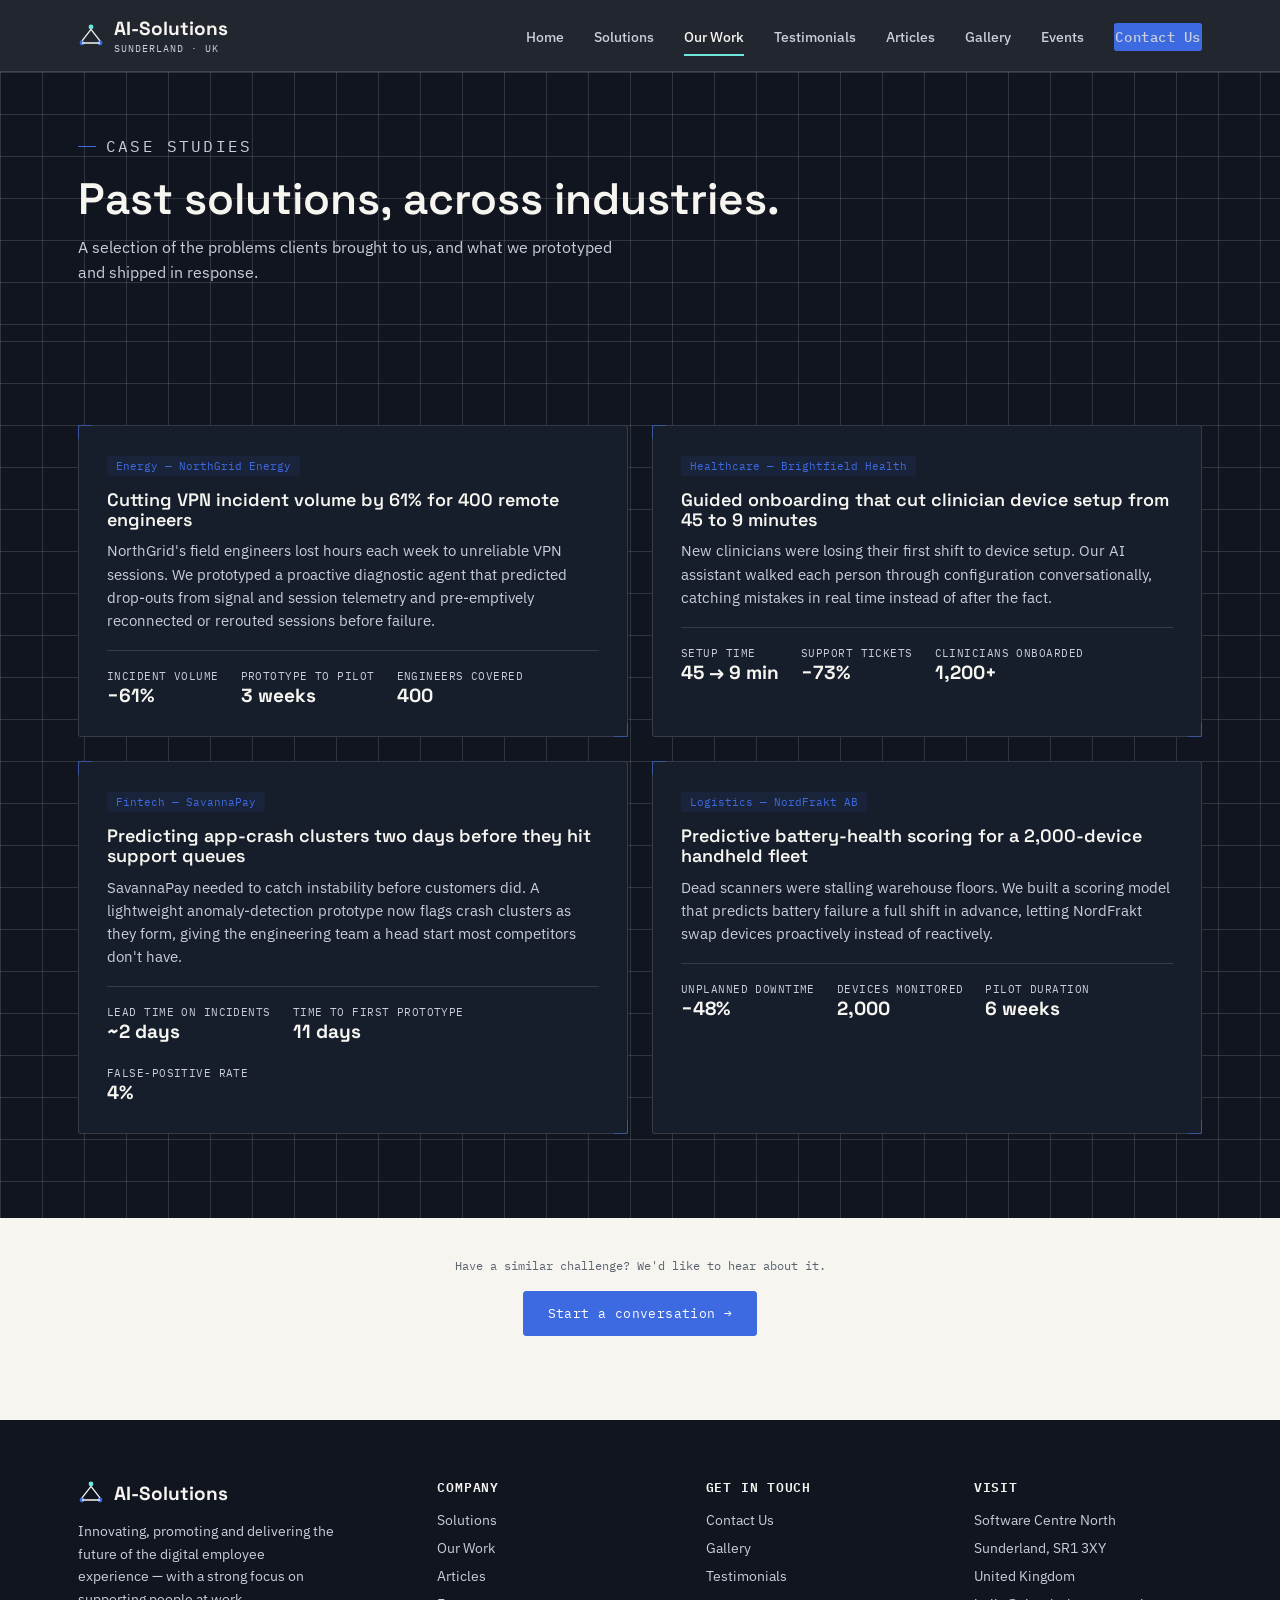
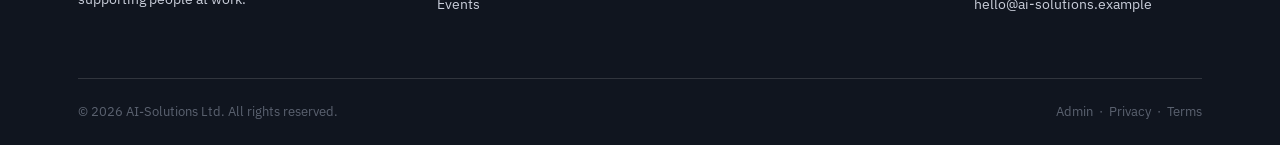
<file: work.html>
<!DOCTYPE html>
<html lang="en">
<head>
<meta charset="UTF-8">
<meta name="viewport" content="width=device-width, initial-scale=1.0">
<title>Our Work — AI-Solutions</title>
<meta name="description" content="Case studies of AI-Solutions' past work across energy, healthcare, fintech and logistics.">
<link rel="stylesheet" href="css/style.css">
</head>
<body>
<a href="#main" class="skip-link">Skip to content</a>
<header class="site-header">
  <nav class="nav">
    <a href="index.html" class="brand">
      <svg class="brand-mark" viewBox="0 0 26 26"><circle cx="13" cy="4" r="2.4" fill="#6FE7DD"/><circle cx="4" cy="20" r="2.4" fill="#3E6AE1"/><circle cx="22" cy="20" r="2.4" fill="#3E6AE1"/><path d="M13 6.4 4 17.8 M13 6.4 22 17.8 M4 20h18" stroke="#F6F5F0" stroke-width="1.3" fill="none"/></svg>
      <span>AI-Solutions<small>SUNDERLAND · UK</small></span>
    </a>
    <button class="nav-toggle" aria-label="Toggle navigation" aria-expanded="false">☰</button>
    <ul class="nav-links">
      <li><a href="index.html">Home</a></li>
      <li><a href="solutions.html">Solutions</a></li>
      <li><a href="work.html" class="active">Our Work</a></li>
      <li><a href="testimonials.html">Testimonials</a></li>
      <li><a href="articles.html">Articles</a></li>
      <li><a href="gallery.html">Gallery</a></li>
      <li><a href="events.html">Events</a></li>
      <li><a href="contact.html" class="nav-cta">Contact Us</a></li>
    </ul>
  </nav>
</header>

<main id="main">
  <section class="page-head blueprint">
    <div class="wrap">
      <p class="eyebrow on-dark">CASE STUDIES</p>
      <h1>Past solutions, across industries.</h1>
      <p>A selection of the problems clients brought to us, and what we prototyped and shipped in response.</p>
    </div>
  </section>

  <section class="blueprint">
    <div class="wrap">
      <div id="caseStudyFull" class="grid grid-2"></div>
    </div>
  </section>

  <section style="padding-top:0;">
    <div class="wrap" style="text-align:center;">
      <p class="divider-note">Have a similar challenge? We'd like to hear about it.</p>
      <a href="contact.html" class="btn btn-primary" style="margin-top:18px; display:inline-flex;">Start a conversation →</a>
    </div>
  </section>
</main>

<footer class="site-footer" id="footer-include"></footer>
<script src="js/data.js"></script>
<script src="js/main.js"></script>
<script src="js/footer.js"></script>
<script>renderCaseStudies('caseStudyFull', AISOL_CASE_STUDIES);</script>
</body>
</html>
</file>
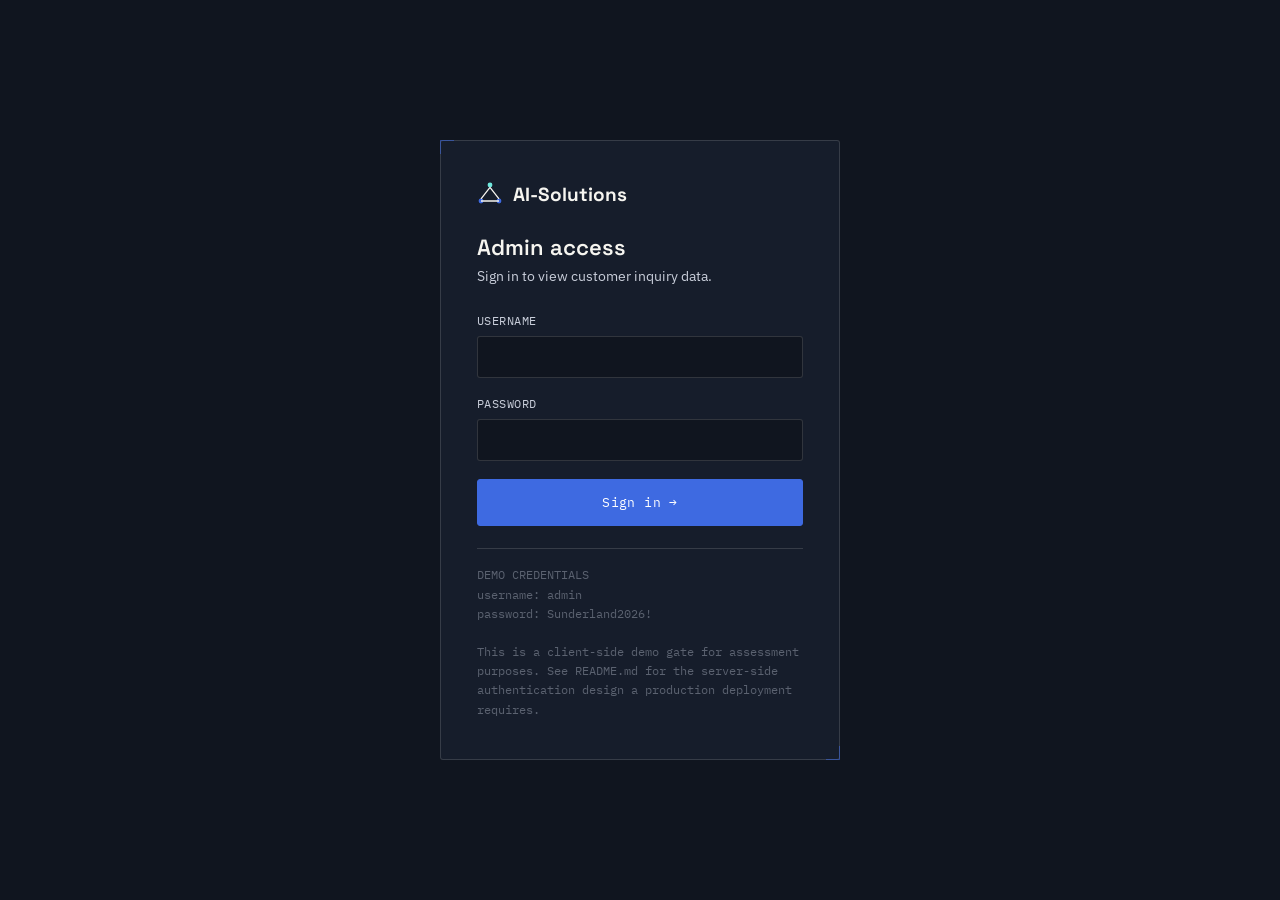
<file: admin/dashboard.html>
<!DOCTYPE html>
<html lang="en">
<head>
<meta charset="UTF-8">
<meta name="viewport" content="width=device-width, initial-scale=1.0">
<title>Admin Dashboard — AI-Solutions</title>
<meta name="robots" content="noindex, nofollow">
<link rel="stylesheet" href="../css/style.css">
</head>
<body>

<header class="dash-header">
  <div class="wrap">
    <a href="../index.html" class="brand">
      <svg class="brand-mark" viewBox="0 0 26 26"><circle cx="13" cy="4" r="2.4" fill="#6FE7DD"/><circle cx="4" cy="20" r="2.4" fill="#3E6AE1"/><circle cx="22" cy="20" r="2.4" fill="#3E6AE1"/><path d="M13 6.4 4 17.8 M13 6.4 22 17.8 M4 20h18" stroke="#F6F5F0" stroke-width="1.3" fill="none"/></svg>
      <span>AI-Solutions<small>ADMIN</small></span>
    </a>
    <button id="logoutBtn" class="logout-btn">Sign out</button>
  </div>
</header>

<div class="dash-body">
  <div class="wrap">
    <p class="eyebrow" style="margin-bottom:6px;">CUSTOMER INQUIRIES</p>
    <h1 style="font-size:26px; margin-bottom:32px;">Inquiry overview</h1>

    <div class="kpi-grid">
      <div class="kpi"><span>Total inquiries</span><b id="kpiTotal">0</b><em>All time</em></div>
      <div class="kpi"><span>New, unactioned</span><b id="kpiNew">0</b><em>Needs first response</em></div>
      <div class="kpi"><span>Qualified</span><b id="kpiQualified">0</b><em>In active pipeline</em></div>
      <div class="kpi"><span>Countries reached</span><b id="kpiCountries">0</b><em>Global expansion</em></div>
    </div>

    <div class="panel">
      <h2>Inquiries by month</h2>
      <div id="bars" class="bars"></div>
    </div>

    <div class="panel">
      <h2>Recent inquiries</h2>
      <div style="overflow-x:auto;">
        <table class="inquiries">
          <thead>
            <tr>
              <th>ID</th><th>Contact</th><th>Company</th><th>Country</th><th>Job title</th><th>Date</th><th>Status</th>
            </tr>
          </thead>
          <tbody id="inquiriesTableBody"></tbody>
        </table>
      </div>
    </div>

    <p style="font-family:var(--f-mono); font-size:12px; color:var(--slate-soft);">Data shown is demo/seed data for assessment purposes. See README.md for the production database schema and API this dashboard is designed to sit on top of.</p>
  </div>
</div>

<script src="../js/data.js"></script>
<script src="../js/main.js"></script>
</body>
</html>
</file>
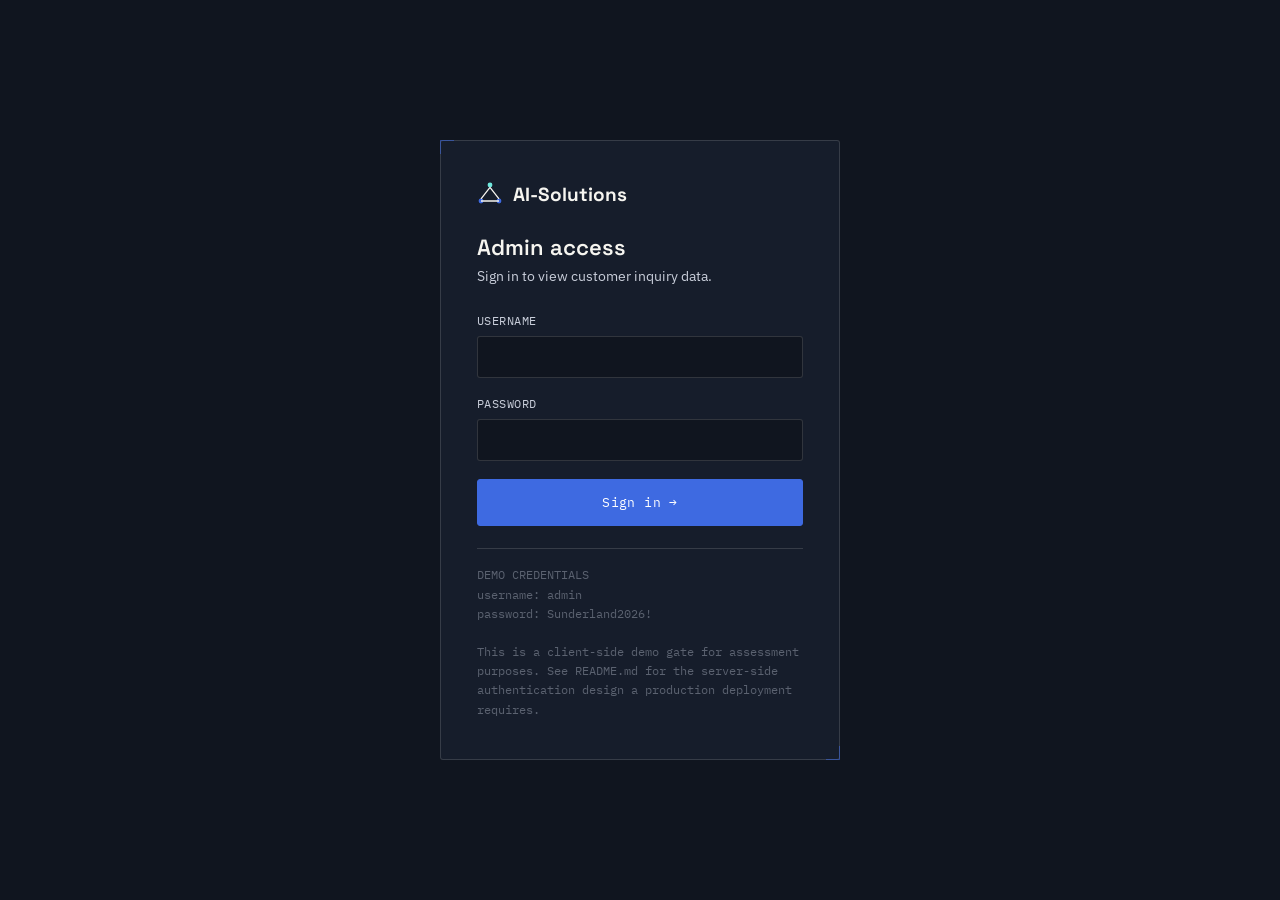
<file: admin/login.html>
<!DOCTYPE html>
<html lang="en">
<head>
<meta charset="UTF-8">
<meta name="viewport" content="width=device-width, initial-scale=1.0">
<title>Admin Login — AI-Solutions</title>
<meta name="robots" content="noindex, nofollow">
<link rel="stylesheet" href="../css/style.css">
</head>
<body>
<div class="admin-shell blueprint">
  <div class="admin-card bracket on-dark">
    <a href="../index.html" class="brand">
      <svg class="brand-mark" viewBox="0 0 26 26"><circle cx="13" cy="4" r="2.4" fill="#6FE7DD"/><circle cx="4" cy="20" r="2.4" fill="#3E6AE1"/><circle cx="22" cy="20" r="2.4" fill="#3E6AE1"/><path d="M13 6.4 4 17.8 M13 6.4 22 17.8 M4 20h18" stroke="#F6F5F0" stroke-width="1.3" fill="none"/></svg>
      <span>AI-Solutions</span>
    </a>
    <h1>Admin access</h1>
    <p class="sub">Sign in to view customer inquiry data.</p>

    <div id="adminError" class="admin-error"></div>

    <form id="adminLoginForm" novalidate>
      <label for="adminUser">Username</label>
      <input type="text" id="adminUser" name="adminUser" autocomplete="username" required>

      <label for="adminPassword">Password</label>
      <input type="password" id="adminPassword" name="adminPassword" autocomplete="current-password" required>

      <button type="submit" class="btn btn-primary" style="width:100%; justify-content:center; padding:14px;">Sign in →</button>
    </form>

    <p class="admin-hint">DEMO CREDENTIALS<br>username: admin<br>password: Sunderland2026!<br><br>This is a client-side demo gate for assessment purposes. See README.md for the server-side authentication design a production deployment requires.</p>
  </div>
</div>

<script src="../js/data.js"></script>
<script src="../js/main.js"></script>
</body>
</html>
</file>
<file: css/style.css>
/* ============================================================
   AI-SOLUTIONS — DESIGN SYSTEM
   Blueprint/schematic identity: engineering precision meets AI.
   ============================================================ */

@import url('https://fonts.googleapis.com/css2?family=Space+Grotesk:wght@400;500;600;700&family=IBM+Plex+Sans:ital,wght@0,400;0,500;0,600;0,700;1,400&family=IBM+Plex+Mono:wght@400;500;600&display=swap');

:root{
  /* --- Color tokens --- */
  --ink:        #10151F;   /* deep navy-black, primary dark surface */
  --ink-raised: #161D2B;   /* slightly lifted dark surface (cards) */
  --paper:      #F6F5F0;   /* warm off-white, primary light surface */
  --paper-raised:#FFFFFF;  /* card surface on light */
  --signal:     #3E6AE1;   /* primary accent — circuit-trace blue */
  --signal-dim: #2C4FAE;
  --cyan:       #6FE7DD;   /* secondary accent — data glow */
  --amber:      #F5A623;   /* rating stars / highlight */
  --slate:      #2A2E35;   /* body text on light */
  --slate-soft: #5B6270;   /* muted text on light */
  --fog:        #C9CEDA;   /* muted text on dark */
  --line:       rgba(246,245,240,0.14);   /* grid lines on dark */
  --line-dark:  rgba(16,21,31,0.10);      /* grid lines on light */
  --danger:     #E0554F;
  --ok:         #3FAE72;

  /* --- Type --- */
  --f-display: 'Space Grotesk', sans-serif;
  --f-body:    'IBM Plex Sans', sans-serif;
  --f-mono:    'IBM Plex Mono', monospace;

  /* --- Layout --- */
  --maxw: 1180px;
  --gutter: 28px;
  --radius: 3px;
}

*,*::before,*::after{ box-sizing: border-box; }
html{ scroll-behavior: smooth; }
body{
  margin:0;
  font-family: var(--f-body);
  background: var(--paper);
  color: var(--slate);
  -webkit-font-smoothing: antialiased;
}
img{ max-width:100%; display:block; }
a{ color: inherit; text-decoration: none; }
ul{ margin:0; padding:0; list-style:none; }
h1,h2,h3,h4{ font-family: var(--f-display); font-weight:600; line-height:1.1; margin:0; }
p{ margin:0; }
button{ font-family: inherit; cursor:pointer; }

.wrap{ max-width: var(--maxw); margin:0 auto; padding: 0 var(--gutter); }

/* Focus visibility */
a:focus-visible, button:focus-visible, input:focus-visible, textarea:focus-visible, select:focus-visible{
  outline: 2px solid var(--signal);
  outline-offset: 3px;
}

@media (prefers-reduced-motion: reduce){
  *{ animation-duration: 0.001ms !important; animation-iteration-count: 1 !important; transition-duration: 0.001ms !important; scroll-behavior:auto !important; }
}

/* ---------- Eyebrow / mono labels ---------- */
.eyebrow{
  font-family: var(--f-mono);
  font-size: 12.5px;
  letter-spacing: 0.14em;
  text-transform: uppercase;
  color: var(--signal);
  display:flex; align-items:center; gap:10px;
}
.eyebrow::before{
  content:""; width:18px; height:1px; background: var(--signal);
}
.on-dark .eyebrow{ color: var(--cyan); }
.on-dark .eyebrow::before{ background: var(--cyan); }

/* ---------- Blueprint grid backdrop ---------- */
.blueprint{
  background-color: var(--ink);
  background-image:
    linear-gradient(var(--line) 1px, transparent 1px),
    linear-gradient(90deg, var(--line) 1px, transparent 1px);
  background-size: 42px 42px;
  position: relative;
}
.blueprint.light-grid{
  background-color: var(--paper);
  background-image:
    linear-gradient(var(--line-dark) 1px, transparent 1px),
    linear-gradient(90deg, var(--line-dark) 1px, transparent 1px);
}

/* ---------- Corner bracket motif (technical drawing marks) ---------- */
.bracket{ position:relative; }
.bracket::before,.bracket::after{
  content:""; position:absolute; width:14px; height:14px;
  border: 1.5px solid var(--signal); opacity:0.55;
}
.bracket::before{ top:-1px; left:-1px; border-right:none; border-bottom:none; }
.bracket::after{ bottom:-1px; right:-1px; border-left:none; border-top:none; }
.on-dark .bracket::before,.on-dark .bracket::after{ border-color: var(--cyan); }

/* ============ HEADER / NAV ============ */
.site-header{
  position: sticky; top:0; z-index: 50;
  background: rgba(16,21,31,0.92);
  backdrop-filter: blur(8px);
  border-bottom: 1px solid var(--line);
}
.nav{
  display:flex; align-items:center; justify-content:space-between;
  padding: 16px var(--gutter); max-width: var(--maxw); margin:0 auto;
}
.brand{
  display:flex; align-items:center; gap:10px;
  font-family: var(--f-display); font-weight:700; font-size:19px; color: var(--paper);
}
.brand-mark{ width:26px; height:26px; flex-shrink:0; }
.brand small{
  display:block; font-family: var(--f-mono); font-weight:400; font-size:10px;
  letter-spacing:0.1em; color: var(--fog); margin-top:1px;
}
.nav-links{ display:flex; gap: 30px; align-items:center; }
.nav-links a{
  font-size: 14px; color: var(--fog); font-weight:500; position:relative; padding: 4px 0;
  transition: color .15s ease;
}
.nav-links a:hover, .nav-links a.active{ color: var(--paper); }
.nav-links a.active::after{
  content:""; position:absolute; left:0; right:0; bottom:-6px; height:2px; background: var(--cyan);
}
.nav-cta{
  font-family: var(--f-mono); font-size:12.5px; letter-spacing:.04em;
  background: var(--signal); color:#fff; padding:9px 18px; border-radius: var(--radius);
  border:1px solid var(--signal); transition: background .15s ease, transform .15s ease;
}
.nav-cta:hover{ background: var(--signal-dim); transform: translateY(-1px); }
.nav-toggle{ display:none; background:none; border:none; color:var(--paper); font-size:22px; }

@media (max-width: 880px){
  .nav-links{
    position:fixed; top:64px; left:0; right:0; background: var(--ink);
    flex-direction:column; align-items:flex-start; gap:0; padding: 8px var(--gutter) 20px;
    border-bottom: 1px solid var(--line);
    transform: translateY(-8px); opacity:0; pointer-events:none; transition: all .18s ease;
  }
  .nav-links.open{ transform: translateY(0); opacity:1; pointer-events:auto; }
  .nav-links a{ padding: 12px 0; width:100%; border-bottom:1px solid var(--line); }
  .nav-cta{ margin-top:12px; display:inline-block; }
  .nav-toggle{ display:block; }
}

/* ============ BUTTONS ============ */
.btn{
  display:inline-flex; align-items:center; gap:9px;
  font-family: var(--f-mono); font-size:13px; letter-spacing:.03em;
  padding: 13px 24px; border-radius: var(--radius); border:1px solid transparent;
  transition: all .15s ease; white-space:nowrap;
}
.btn-primary{ background: var(--signal); color:#fff; border-color: var(--signal); }
.btn-primary:hover{ background: var(--signal-dim); transform: translateY(-1px); }
.btn-ghost{ background: transparent; color: var(--paper); border-color: var(--line); }
.btn-ghost:hover{ border-color: var(--cyan); color: var(--cyan); }
.btn-ghost.on-light{ color: var(--slate); border-color: var(--line-dark); }
.btn-ghost.on-light:hover{ border-color: var(--signal); color: var(--signal); }
.btn[disabled]{ opacity:.5; cursor:not-allowed; }

/* ============ HERO ============ */
.hero{
  padding: 96px 0 70px;
  color: var(--paper);
}
.hero-grid{
  display:grid; grid-template-columns: 1.05fr 0.95fr; gap:56px; align-items:center;
}
.hero h1{
  font-size: clamp(34px, 4.6vw, 56px); margin: 18px 0 20px; letter-spacing:-0.01em;
}
.hero h1 em{ font-style:normal; color: var(--cyan); }
.hero p.lead{
  font-size: 17px; line-height:1.65; color: var(--fog); max-width:46ch; margin-bottom:32px;
}
.hero-actions{ display:flex; gap:14px; flex-wrap:wrap; }
.hero-stats{ display:flex; gap:34px; margin-top:44px; }
.hero-stat b{ display:block; font-family: var(--f-display); font-size:26px; color:var(--paper); }
.hero-stat span{ font-family: var(--f-mono); font-size:11.5px; color: var(--fog); letter-spacing:.05em; }

/* ---- Pipeline signature diagram ---- */
.pipeline{ width:100%; height:auto; }
.pipeline .node-box{ fill: var(--ink-raised); stroke: var(--line); stroke-width:1; }
.pipeline .node-label{ font-family:'IBM Plex Mono'; font-size:11px; fill: var(--fog); letter-spacing:.04em; }
.pipeline .node-title{ font-family:'Space Grotesk'; font-size:14px; fill: var(--paper); font-weight:600; }
.pipeline .trace{ fill:none; stroke: var(--signal); stroke-width:1.5; stroke-dasharray: 5 5; opacity:.6; }
.pipeline .pulse{ fill: var(--cyan); filter: drop-shadow(0 0 6px var(--cyan)); }
.pipeline .node-icon{ stroke: var(--cyan); stroke-width:1.5; fill:none; }

@media (max-width: 880px){
  .hero-grid{ grid-template-columns:1fr; }
  .hero{ padding-top:44px; }
}

/* ============ SECTIONS ============ */
section{ padding: 84px 0; }
.section-head{ max-width: 640px; margin-bottom: 46px; }
.section-head h2{ font-size: clamp(26px, 3.2vw, 38px); margin-top:14px; }
.section-head p{ color: var(--slate-soft); margin-top:14px; font-size:15.5px; line-height:1.6; }
.on-dark .section-head p{ color: var(--fog); }
.on-dark .section-head h2{ color: var(--paper); }

/* ============ CARDS ============ */
.grid{ display:grid; gap: 24px; }
.grid-3{ grid-template-columns: repeat(3, 1fr); }
.grid-2{ grid-template-columns: repeat(2, 1fr); }
.grid-4{ grid-template-columns: repeat(4, 1fr); }
@media (max-width: 980px){ .grid-3,.grid-4{ grid-template-columns: repeat(2,1fr); } }
@media (max-width: 620px){ .grid-2,.grid-3,.grid-4{ grid-template-columns: 1fr; } }

.card{
  background: var(--paper-raised); border:1px solid var(--line-dark);
  padding: 28px; border-radius: var(--radius);
  transition: transform .18s ease, border-color .18s ease, box-shadow .18s ease;
}
.card:hover{ transform: translateY(-3px); border-color: var(--signal); box-shadow: 0 14px 30px -18px rgba(16,21,31,0.35); }
.card .icon-box{
  width:44px; height:44px; border-radius: var(--radius); background: rgba(62,106,225,0.08);
  display:flex; align-items:center; justify-content:center; margin-bottom:18px;
}
.card .icon-box svg{ width:22px; height:22px; stroke: var(--signal); fill:none; stroke-width:1.6; }
.card h3{ font-size:18px; margin-bottom:10px; }
.card p{ color: var(--slate-soft); font-size:14.5px; line-height:1.6; }
.card .tag{
  display:inline-block; font-family: var(--f-mono); font-size:11px; color: var(--signal);
  background: rgba(62,106,225,0.08); padding:3px 9px; border-radius:2px; margin-bottom:14px;
}

.card-dark{ background: var(--ink-raised); border:1px solid var(--line); }
.card-dark h3{ color: var(--paper); }
.card-dark p{ color: var(--fog); }

/* ============ TESTIMONIALS ============ */
.stars{ display:flex; gap:3px; margin-bottom:14px; }
.stars svg{ width:15px; height:15px; fill: var(--amber); }
.stars svg.empty{ fill: none; stroke: var(--amber); stroke-width:1.4; }
.quote{ font-size:15.5px; line-height:1.7; color: var(--slate); margin-bottom:20px; }
.person{ display:flex; align-items:center; gap:12px; }
.avatar{
  width:38px; height:38px; border-radius:50%; background: var(--signal);
  color:#fff; display:flex; align-items:center; justify-content:center;
  font-family: var(--f-display); font-weight:600; font-size:14px; flex-shrink:0;
}
.person b{ display:block; font-size:14px; }
.person span{ font-size:12.5px; color: var(--slate-soft); }

/* ============ TABLE (case studies / metrics) ============ */
.meta-row{ display:flex; flex-wrap:wrap; gap: 22px; margin-top:18px; padding-top:18px; border-top:1px solid var(--line-dark); }
.meta-row div span{ display:block; font-family:var(--f-mono); font-size:11px; color:var(--slate-soft); letter-spacing:.04em; text-transform:uppercase; }
.meta-row div b{ font-family:var(--f-display); font-size:19px; }
.on-dark .meta-row{ border-top-color: var(--line); }
.on-dark .meta-row div b{ color:var(--paper); }
.on-dark .meta-row div span{ color: var(--fog); }

/* ============ FORM ============ */
.form-panel{
  background: var(--paper-raised); border:1px solid var(--line-dark); border-radius: var(--radius);
  padding: 40px; 
}
.form-row{ display:grid; grid-template-columns: 1fr 1fr; gap:20px; }
@media (max-width:620px){ .form-row{ grid-template-columns:1fr; } }
.field{ margin-bottom:20px; }
.field label{
  display:block; font-family: var(--f-mono); font-size:12px; letter-spacing:.04em;
  color: var(--slate-soft); margin-bottom:8px; text-transform:uppercase;
}
.field input, .field select, .field textarea{
  width:100%; padding:12px 14px; border:1px solid var(--line-dark); border-radius: var(--radius);
  font-family: var(--f-body); font-size:14.5px; background: var(--paper); color: var(--slate);
  transition: border-color .15s ease;
}
.field input:focus, .field select:focus, .field textarea:focus{ border-color: var(--signal); outline:none; }
.field textarea{ resize: vertical; min-height:120px; }
.field .err{ color: var(--danger); font-size:12.5px; margin-top:6px; display:none; font-family: var(--f-mono); }
.field.invalid input, .field.invalid select, .field.invalid textarea{ border-color: var(--danger); }
.field.invalid .err{ display:block; }
.form-note{ font-size:12.5px; color: var(--slate-soft); margin-top:6px; }
.form-success{
  display:none; background: rgba(63,174,114,0.08); border:1px solid var(--ok); color:#1f6b45;
  padding:18px 20px; border-radius: var(--radius); margin-bottom:24px; font-size:14.5px;
}
.form-success.show{ display:flex; gap:12px; align-items:flex-start; }

/* ============ GALLERY ============ */
.gallery-item{
  aspect-ratio: 4/3; border-radius: var(--radius); overflow:hidden; position:relative;
  border:1px solid var(--line-dark);
}
.gallery-item svg{ width:100%; height:100%; }
.gallery-cap{
  position:absolute; left:0; right:0; bottom:0; padding:14px 16px;
  background: linear-gradient(to top, rgba(16,21,31,0.88), transparent);
  color:#fff; font-size:12.5px; font-family: var(--f-mono);
}

/* ============ EVENTS ============ */
.event-row{
  display:grid; grid-template-columns: 110px 1fr auto; gap:24px; align-items:center;
  padding: 24px 0; border-bottom:1px solid var(--line-dark);
}
.event-date{ font-family: var(--f-mono); }
.event-date b{ display:block; font-size:26px; font-family:var(--f-display); color: var(--signal); }
.event-date span{ font-size:12px; color: var(--slate-soft); text-transform:uppercase; letter-spacing:.05em; }
.event-row h3{ font-size:17px; margin-bottom:6px; }
.event-row p{ color: var(--slate-soft); font-size:14px; }
@media (max-width:620px){ .event-row{ grid-template-columns:1fr; gap:8px; } }

/* ============ FOOTER ============ */
.site-footer{ background: var(--ink); color: var(--fog); padding: 60px 0 26px; }
.footer-grid{ display:grid; grid-template-columns: 1.4fr 1fr 1fr 1fr; gap:40px; margin-bottom:50px; }
@media (max-width:820px){ .footer-grid{ grid-template-columns:1fr 1fr; } }
.footer-grid h4{ color: var(--paper); font-size:13px; font-family:var(--f-mono); letter-spacing:.06em; text-transform:uppercase; margin-bottom:16px; }
.footer-grid li{ margin-bottom:10px; font-size:14px; }
.footer-grid a:hover{ color: var(--cyan); }
.footer-brand p{ color: var(--fog); font-size:14px; line-height:1.6; margin: 14px 0 18px; max-width:32ch; }
.footer-bottom{
  display:flex; justify-content:space-between; align-items:center; padding-top:24px;
  border-top:1px solid var(--line); font-size:12.5px; color: var(--slate-soft); flex-wrap:wrap; gap:10px;
}

/* ============ PAGE HEADER (interior pages) ============ */
.page-head{ padding: 62px 0 56px; color: var(--paper); }
.page-head h1{ font-size: clamp(30px, 4vw, 44px); margin:16px 0 12px; }
.page-head p{ color: var(--fog); max-width:56ch; font-size:15.5px; line-height:1.6; }

/* ============ ADMIN ============ */
.admin-shell{ min-height:100vh; background: var(--ink); display:flex; align-items:center; justify-content:center; padding:24px; }
.admin-card{
  width:100%; max-width:400px; background: var(--ink-raised); border:1px solid var(--line);
  border-radius: var(--radius); padding: 40px 36px;
}
.admin-card .brand{ margin-bottom:28px; }
.admin-card h1{ color:var(--paper); font-size:22px; margin-bottom:8px; }
.admin-card p.sub{ color: var(--fog); font-size:13.5px; margin-bottom:28px; }
.admin-card label{ display:block; font-family:var(--f-mono); font-size:12px; color:var(--fog); text-transform:uppercase; letter-spacing:.04em; margin-bottom:8px; }
.admin-card input{
  width:100%; padding:12px 14px; margin-bottom:18px; border-radius:var(--radius);
  border:1px solid var(--line); background: var(--ink); color: var(--paper); font-size:14.5px;
}
.admin-card input:focus{ outline:none; border-color: var(--cyan); }
.admin-error{ display:none; background: rgba(224,85,79,0.12); border:1px solid var(--danger); color:#ff9a94; padding:10px 14px; border-radius:var(--radius); font-size:13px; margin-bottom:18px; font-family:var(--f-mono); }
.admin-error.show{ display:block; }
.admin-hint{ margin-top:22px; font-size:12px; color: var(--slate-soft); font-family: var(--f-mono); line-height:1.6; border-top:1px solid var(--line); padding-top:16px; }

.dash-header{ background: var(--ink); color:var(--paper); padding: 22px 0; border-bottom:1px solid var(--line); }
.dash-header .wrap{ display:flex; align-items:center; justify-content:space-between; }
.dash-body{ background: var(--paper); min-height:100vh; padding: 44px 0 80px; }
.kpi-grid{ display:grid; grid-template-columns:repeat(4,1fr); gap:20px; margin-bottom:40px; }
@media (max-width:900px){ .kpi-grid{ grid-template-columns:repeat(2,1fr); } }
.kpi{ background:#fff; border:1px solid var(--line-dark); border-radius:var(--radius); padding:22px; }
.kpi span{ font-family:var(--f-mono); font-size:11.5px; text-transform:uppercase; letter-spacing:.05em; color:var(--slate-soft); }
.kpi b{ display:block; font-family:var(--f-display); font-size:32px; margin-top:8px; }
.kpi em{ font-style:normal; font-family:var(--f-mono); font-size:12px; color: var(--ok); }
.kpi em.down{ color: var(--danger); }

.panel{ background:#fff; border:1px solid var(--line-dark); border-radius:var(--radius); padding:28px; margin-bottom:28px; }
.panel h2{ font-size:18px; margin-bottom:20px; }
table.inquiries{ width:100%; border-collapse:collapse; font-size:13.5px; }
table.inquiries th{
  text-align:left; font-family:var(--f-mono); font-size:11px; text-transform:uppercase; letter-spacing:.05em;
  color:var(--slate-soft); padding:10px 12px; border-bottom:1px solid var(--line-dark);
}
table.inquiries td{ padding:12px 12px; border-bottom:1px solid var(--line-dark); vertical-align:top; }
table.inquiries tr:hover td{ background: rgba(62,106,225,0.04); }
.pill{ font-family:var(--f-mono); font-size:11px; padding:3px 9px; border-radius:20px; background: rgba(62,106,225,0.1); color:var(--signal); display:inline-block; }
.bars{ display:flex; align-items:flex-end; gap:14px; height:180px; padding-top:20px; }
.bar-col{ flex:1; display:flex; flex-direction:column; align-items:center; gap:8px; }
.bar{ width:100%; background: linear-gradient(to top, var(--signal), var(--cyan)); border-radius:2px 2px 0 0; }
.bar-col span{ font-family:var(--f-mono); font-size:11px; color:var(--slate-soft); }
.logout-btn{ font-family:var(--f-mono); font-size:12.5px; color:var(--fog); border:1px solid var(--line); padding:8px 16px; border-radius:var(--radius); background:transparent; }
.logout-btn:hover{ color:#fff; border-color:var(--cyan); }

/* ============ MISC ============ */
.divider-note{ font-family: var(--f-mono); font-size:12px; color: var(--slate-soft); text-align:center; margin-top:40px; }
.skip-link{ position:absolute; left:-999px; top:0; background:var(--signal); color:#fff; padding:10px 16px; z-index:100; }
.skip-link:focus{ left:10px; top:10px; }
</file>
